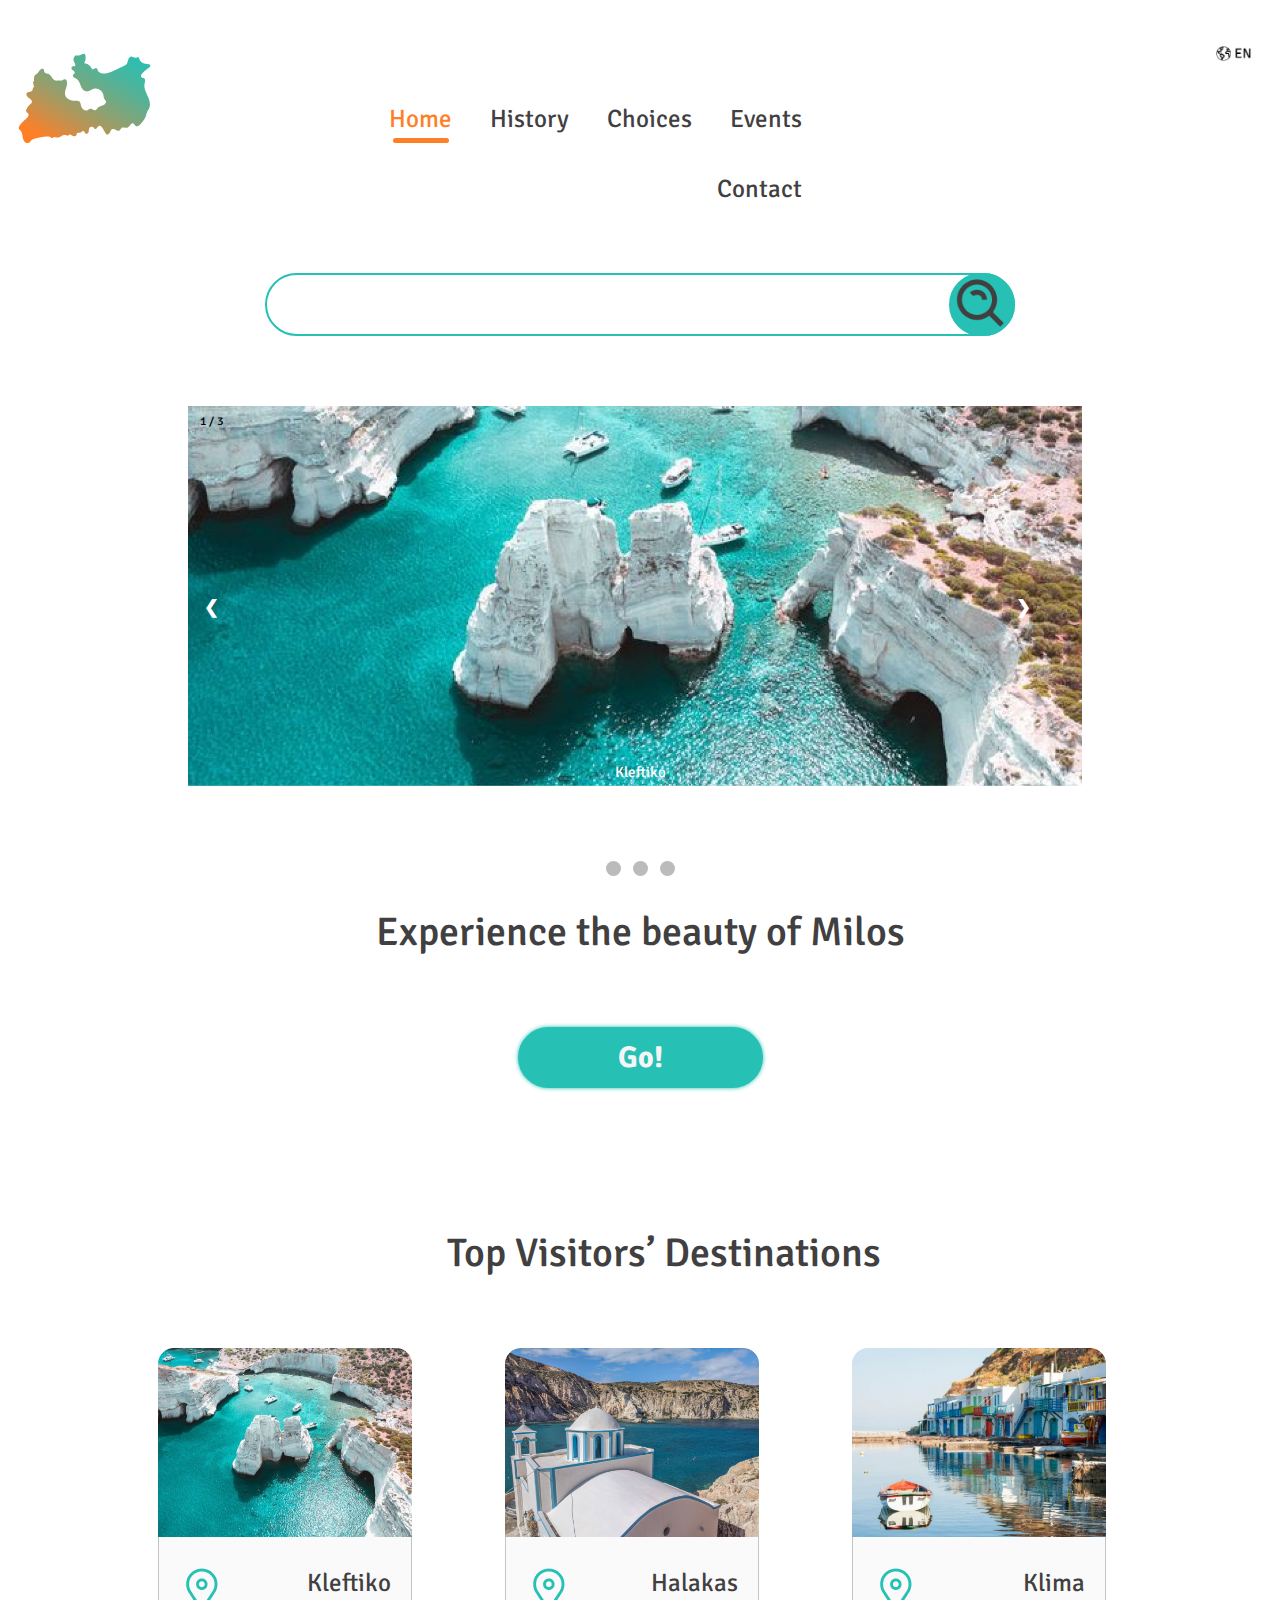
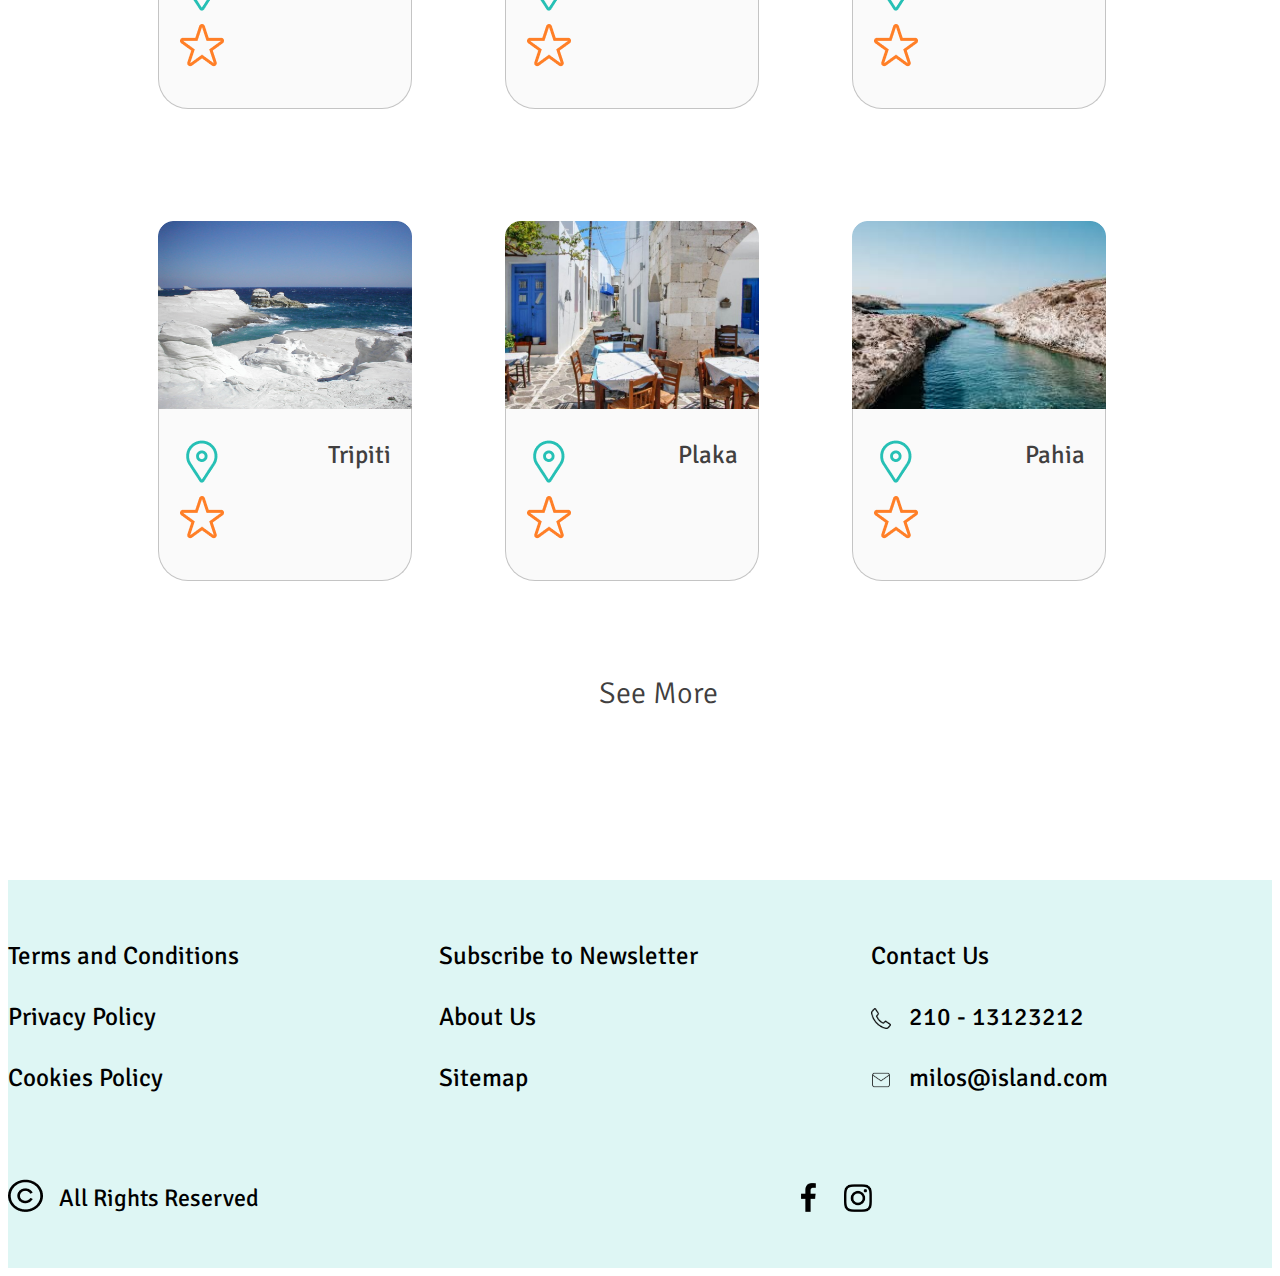
<file: index.html>
<!DOCTYPE html>
<html lang="en-US">
    <head>
        <meta charset="UTF-8">
        <meta http-equiv="X-UA-Compatible" content="IE=edge">
        <meta name="viewport" content="width=device-width, initial-scale=1">
    

        
        <!-- Title -->
        <title>Welcome</title>
           
        <!-- Main StyleSheet -->
        <link rel="stylesheet" href="style.css" />   
        <script src="index.js" defer></script>

        
    </head>
    <body>

        <!-- header-area start -->   
        <header class="header-area">
            <div class="container">
                <div class="head-upper-log text-right">
                   <a href="#">
                        <img src="images/head-logo.png" alt="" class="img-fluid">
                   </a>
                </div>
                <nav class="menu-area">
                    <div class="row">
                            <div class="col-lg-3">
                                <a href="index.html">
                                    <img src="images/logo.png" alt="" class="img-fluid"/>
                                </a>
                            </div>
                        <div class="col-lg-9">
                            <div class="menu-item text-right">
                                <ul>
                                    <li><a href="index.html" id="active">Home</a></li>
                                    <li><a href="history.html">History</a></li>
                                    <li><a href="choices.html">Choices</a></li>
                                    <li><a href="events.html">Events</a></li>             
                                    <li><a href="contact.html">Contact</a></li>        
                                </ul>
                            </div>
                        </div>
                    </div>           
                </nav>              
            </div>
        </header>   
        <!-- header-area end -->

        <!-- search-bar area start --> 
        <div class="search-bar-area">
            <div class="container">
                <div class="serch-item">
                    <form action="#" method="POST">
                        <input type="search-bar" required>
                        <input type="submit" value="">
                    </form>
                </div>
            </div>
        </div>
        <!-- search-bar area end --> 

        <!-- slider-area start -->
        <!-- Slideshow container -->
<div class="slideshow-container">

    <!-- Full-width images with number and caption text -->
    <div class="mySlides fade">
      <div class="numbertext">1 / 3</div>
      <div class="pic1">
      <img src="images/hm-bannr.png" style="width:100%">
      </div>
      <div class="text">Kleftiko</div>
    </div>
  
    <div class="mySlides fade">
      <div class="numbertext">2 / 3</div>
      <div class="pic2">
      <img src="images/milos1.jpg" style="width:100%">
      </div>
      <div class="text">Sarakiniko</div>
    </div>
  
    <div class="mySlides fade">
      <div class="numbertext">3 / 3</div>
      <div class="pic3">
      <img src="images/milos2.jpg" style="width:100%">
      </div>
      <div class="text">Sarakiniko</div>
    </div>
  
    <!-- Next and previous buttons -->
    <a class="prev" onclick="plusSlides(-1)">&#10094;</a>
    <a class="next" onclick="plusSlides(1)">&#10095;</a>
  </div>
  <br>

        <div style="text-align:center">
            <span class="dot" onclick="currentSlide(1)"></span> 
            <span class="dot" onclick="currentSlide(2)"></span> 
            <span class="dot" onclick="currentSlide(3)"></span> 
          </div>
         <!--slider-area end -->

        <!-- exper-part start -->
        <div class="exper-part">
            <div class="container">
                <h4>Experience the beauty of Milos</h4>
                <a href="404.html">Go!</a>
            </div>
        </div>
        <!-- exper-part end -->

        <!-- destination-area start -->
        <div class="destination-area">
            <div class="container">
                <div class="dest-upper text-center">
                    <h4>Top Visitors’ Destinations</h4>
                </div>
                <div class="row">
                    <div class="col-lg-4">
                        <div class="destination-item">
                            <img class="dest-plc" src="images/destination-1.png" alt="">
                            <div class="dest-cnt">
                                <div class="dest-cnt-item">
                                    <img src="images/location.png" alt="">
                                    <img src="images/star.png" alt="">
                                </div>
                                <p>Kleftiko</p>
                            </div>
                        </div>
                    </div>
                    <div class="col-lg-4">
                        <div class="destination-item">
                            <img class="dest-plc" src="images/destination-2.png" alt="">
                            <div class="dest-cnt">
                                <div class="dest-cnt-item">
                                    <img src="images/location.png" alt="">
                                    <img src="images/star.png" alt="">
                                </div>
                                <p>Halakas</p>
                            </div>
                        </div>
                    </div>
                    <div class="col-lg-4">
                        <div class="destination-item">
                            <img class="dest-plc" src="images/destination-3.png" alt="">
                            <div class="dest-cnt">
                                <div class="dest-cnt-item">
                                    <img src="images/location.png" alt="">
                                    <img src="images/star.png" alt="">
                                </div>
                                <p>Klima</p>
                            </div>
                        </div>
                    </div>
                    <div class="col-lg-4">
                        <div class="destination-item">
                            <img class="dest-plc" src="images/destination-4.png" alt="">
                            <div class="dest-cnt media">
                                <div class="dest-cnt-item">
                                    <img src="images/location.png" alt="">
                                    <img src="images/star.png" alt="">
                                </div>
                                <p>Tripiti</p>
                            </div>
                        </div>
                    </div>
                    <div class="col-lg-4">
                        <div class="destination-item">
                            <img class="dest-plc" src="images/destination-5.png" alt="">
                            <div class="dest-cnt">
                                <div class="dest-cnt-item">
                                    <img src="images/location.png" alt="">
                                    <img src="images/star.png" alt="">
                                </div>
                                <p>Plaka</p>
                            </div>
                        </div>
                    </div>
                    <div class="col-lg-4">
                        <div class="destination-item">
                            <img class="dest-plc" src="images/destination-6.png" alt="">
                            <div class="dest-cnt media">
                                <div class="dest-cnt-item">
                                    <img src="images/location.png" alt="">
                                    <img src="images/star.png" alt="">
                                </div>
                                <p>Pahia</p>
                            </div>
                        </div>
                    </div>
                </div>
                <div class="dest-btm">
                   <div class="container">
                        <p><a href="404.html">See More <i class="fas fa-chevron-right"></i></a></p>
                   </div>
                </div>
            </div>
        </div>
        <!-- destination-area end -->

        <!-- footer-area start -->
        <footer class="footer-area">
            <div class="container">
                <div class="row">
                    <div class="col-lg-4">
                        <div class="footer-cont">
                            <ul>
                                <li><a href="#">Terms and Conditions</a></li>
                                <li><a href="#">Privacy Policy</a></li>
                                <li><a href="#">Cookies Policy</a> </li>
                            </ul>
                        </div>
                    </div>
                    <div class="col-lg-4">
                        <div class="footer-cont">
                            <ul>
                                <li><a href="#">Subscribe to Newsletter</a></li>
                                <li><a href="#">About Us</a></li>
                                <li><a href="#">Sitemap</a></li>
                            </ul>
                        </div>
                    </div>
                    <div class="col-lg-4">
                        <div class="footer-cont">
                            <ul>
                                <li>Contact Us</li>
                                <li><img src="images/call.png" alt="">210 - 13123212</li>
                                <li><a href="mailto: milos@island.com"><img src="images/mail.png" alt="">milos@island.com</a></li>
                            </ul>
                        </div>
                    </div>
                </div>
                <div class="copyright-part">
                    <div class="row align-items-center">
                        <div class="col-lg-6">
                            <div class="copy-left">
                                <img src="images/copy.png" alt="">
                                <span>All Rights Reserved</span>
                            </div>
                        </div>
                        <div class="col-lg-6">
                            <div class="copy-right text-right">
                                <a href="#">
                                    <img class="fb-img" src="images/facebook.png" alt="">
                                </a>
                                <a href="#">
                                    <img class="insta-img" src="images/instragram.png" alt="">
                                </a>
                            </div>
                        </div>
                    </div>
                </div>
            </div>
        </footer>
        <!-- footer-area end -->
        
    </body>
</html>
</file>
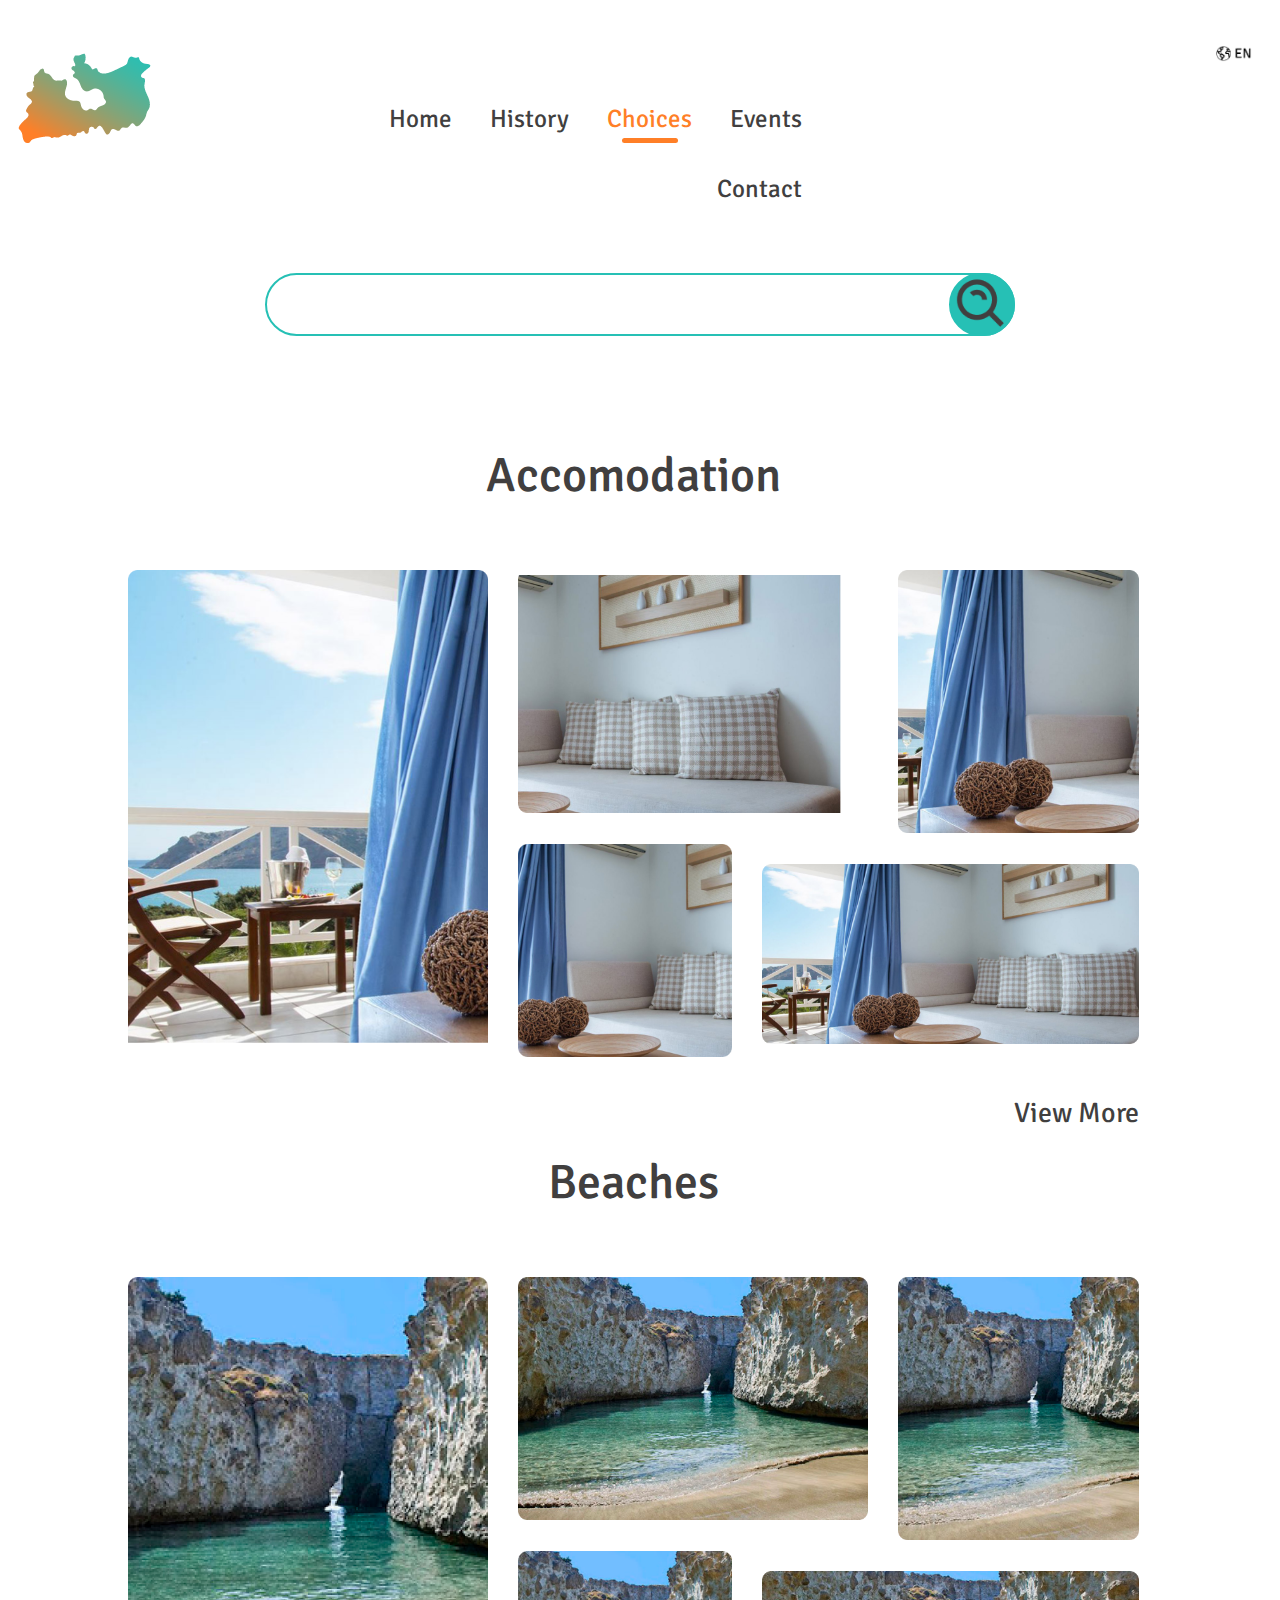
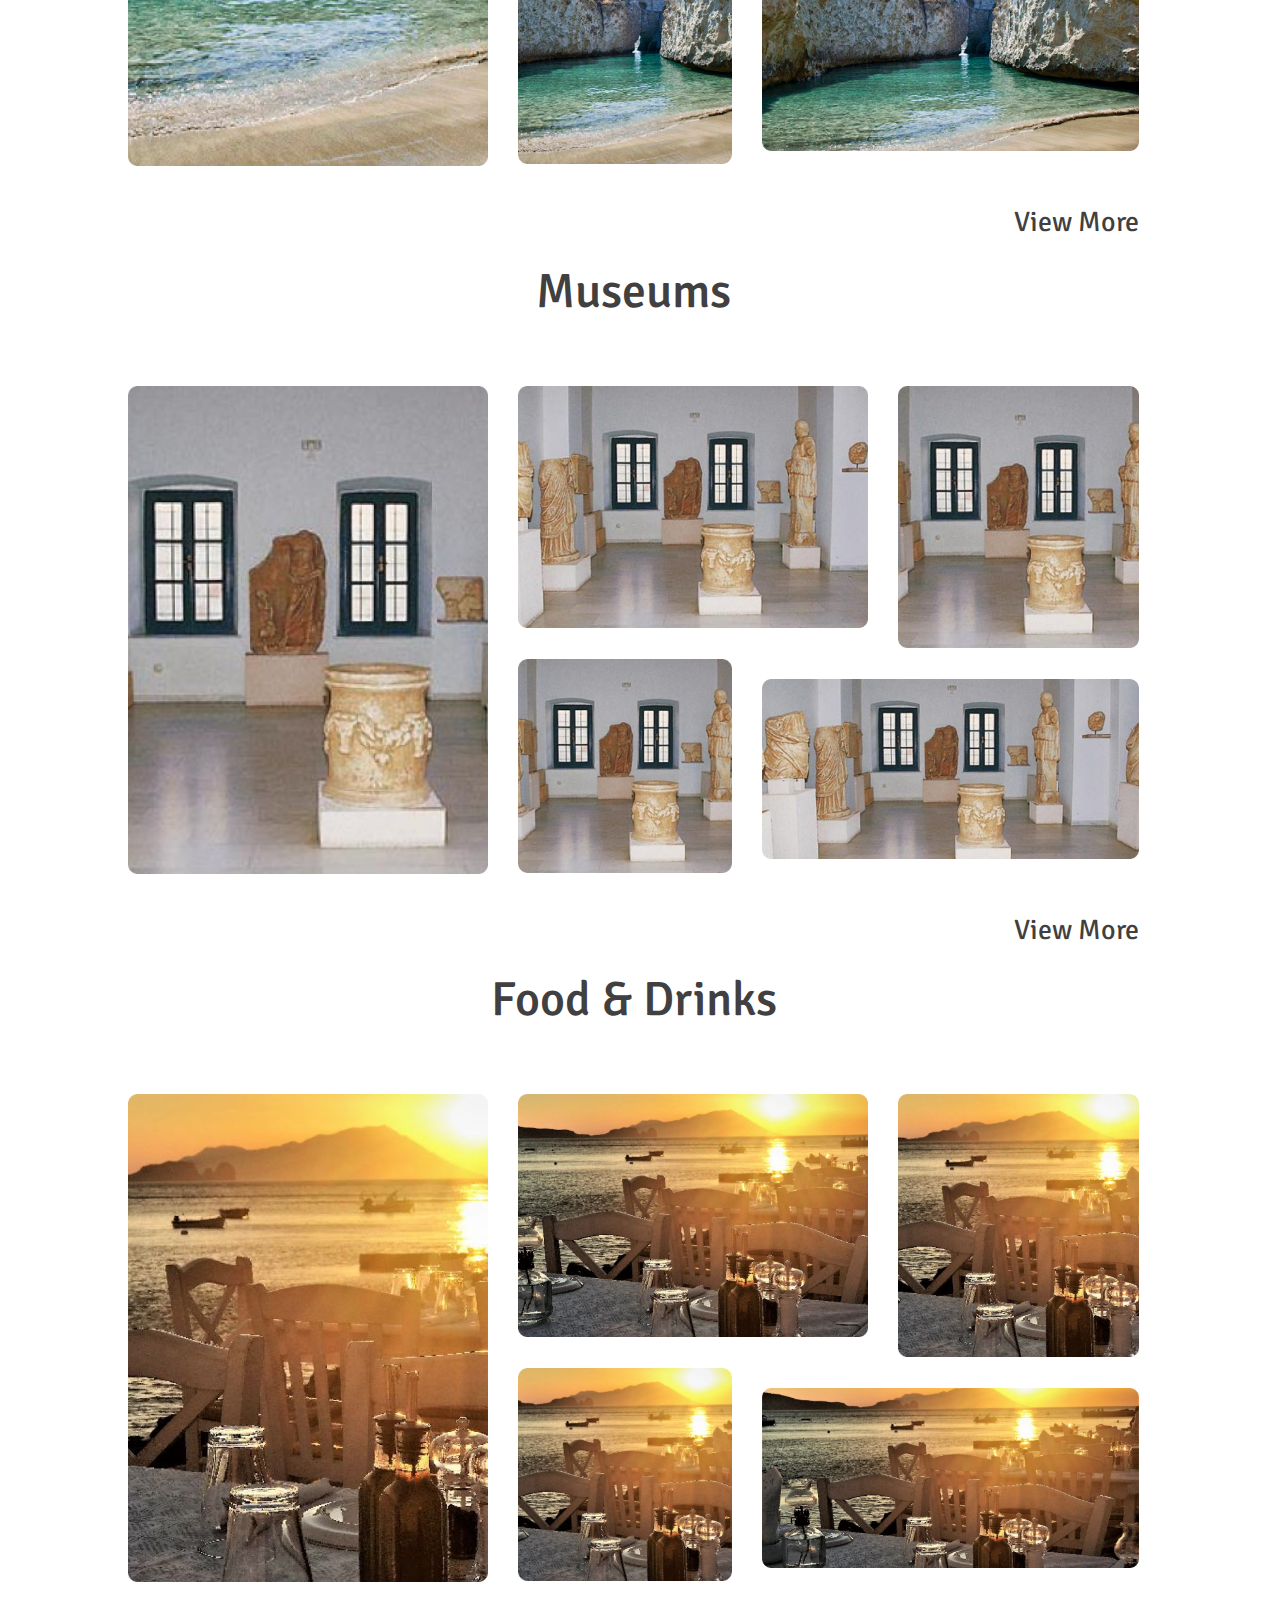
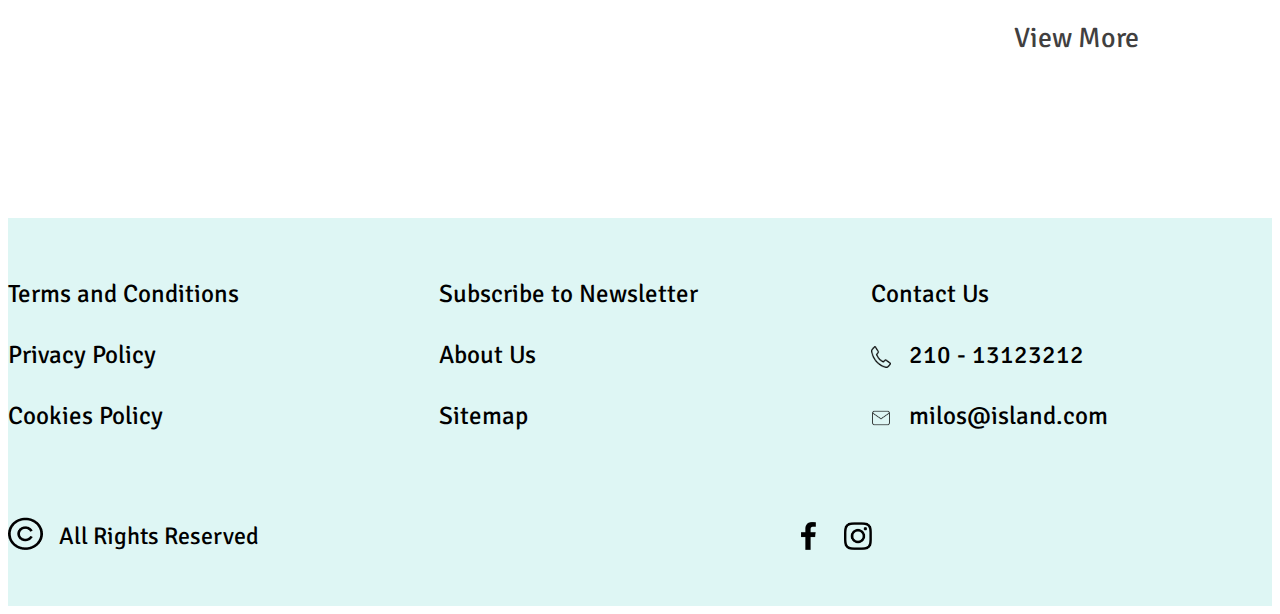
<file: choices.html>
<!DOCTYPE html>
<html lang="en-US">
    <head>
        <meta charset="UTF-8">
        <meta http-equiv="X-UA-Compatible" content="IE=edge">
        <meta name="viewport" content="width=device-width, initial-scale=1, shrink-to-fit=no">
    

        <!-- Title -->
        <title>Welcome</title>
        
       
        <!-- Main StyleSheet -->
        <link rel="stylesheet" href="style.css" />  
        
    </head>
    <body>

        <!-- header-area start -->   
        <header class="header-area">
            <div class="container">
                <div class="head-upper-log text-right">
                   <a href="#">
                        <img src="images/head-logo.png" alt="" class="img-fluid">
                   </a>
                </div>
                <nav class="menu-area">
                    <div class="row">
                        <div class="col-lg-3">
                            <a href="index.html">
                                <img src="images/logo.png" alt="" class="img-fluid"/>
                            </a>
                        </div>
                        <div class="col-lg-9">
                            <div class="menu-item text-right">
                                <ul>
                                    <li><a href="index.html">Home</a></li>
                                    <li><a href="history.html">History</a></li>
                                    <li><a href="choices.html" id="active">Choices</a></li>
                                    <li><a href="events.html">Events</a></li>             
                                    <li><a href="contact.html">Contact</a></li>        
                                </ul>
                            </div>
                        </div>
                    </div>           
                </nav>              
            </div>
        </header>   
        <!-- header-area end --> 

        <!-- search-bar area start --> 
        <div class="search-bar-area">
            <div class="container">
                <div class="serch-item">
                    <form action="#" method="POST">
                        <input type="search-bar" required>
                        <input type="submit" value="">
                    </form>
                </div>
            </div>
        </div>
        <!-- search-bar area end -->    

        <!-- cho-main-part start -->
        <main class="cho-main-part">
            <div class="container">
                <div class="accom-part">
                    <div class="cho-upper text-center">
                        <h4>Accomodation</h4>
                    </div>
                    <div class="row">
                        <div class="col-lg-4">
                            <img src="images/acc-1.png" alt="">
                        </div>
                        <div class="col-lg-8">
                            <div class="row">
                                <div class="col-lg-7">
                                    <img src="images/acc-2.png" alt="">
                                </div>
                                <div class="col-lg-5">
                                    <img src="images/acc-3.png" alt="">
                                </div>
                            </div>
                            <div class="row">
                                <div class="col-lg-4">
                                    <img src="images/acc-4.png" alt="">
                                </div>
                                <div class="col-lg-8">
                                    <img src="images/acc-5.png" alt="" class="mtop">
                                </div>
                            </div>
                        </div>
                    </div>
                    <div class="cho-btm text-right">
                        <a href="404.html">View More <i class="fas fa-chevron-right"></i></a>
                    </div>
                </div>
                <div class="beach-part">
                    <div class="cho-upper text-center">
                        <h4>Beaches</h4>
                    </div>
                    <div class="row">
                        <div class="col-lg-4">
                            <img src="images/beach-1.png" alt="">
                        </div>
                        <div class="col-lg-8">
                            <div class="row">
                                <div class="col-lg-7">
                                    <img src="images/beach-2.png" alt="">
                                </div>
                                <div class="col-lg-5">
                                    <img src="images/beach-3.png" alt="">
                                </div>
                            </div>
                            <div class="row">
                                <div class="col-lg-4">
                                    <img src="images/beach-4.png" alt="">
                                </div>
                                <div class="col-lg-8">
                                    <img src="images/beach-5.png" alt="" class="mtop">
                                </div>
                            </div>
                        </div>
                    </div>
                    <div class="cho-btm text-right">
                        <a href="404.html">View More <i class="fas fa-chevron-right"></i></a>
                    </div>
                </div>
                <div class="musium-part">
                    <div class="cho-upper text-center">
                        <h4>Museums</h4>
                    </div>
                    <div class="row">
                        <div class="col-lg-4">
                            <img src="images/musium-1.png" alt="">
                        </div>
                        <div class="col-lg-8">
                            <div class="row">
                                <div class="col-lg-7">
                                    <img src="images/musium-2.png" alt="">
                                </div>
                                <div class="col-lg-5">
                                    <img src="images/musium-3.png" alt="">
                                </div>
                            </div>
                            <div class="row">
                                <div class="col-lg-4">
                                    <img src="images/musium-4.png" alt="">
                                </div>
                                <div class="col-lg-8">
                                    <img src="images/musium-5.png" alt="" class="mtop">
                                </div>
                            </div>
                        </div>
                    </div>
                    <div class="cho-btm text-right">
                        <a href="404.html">View More <i class="fas fa-chevron-right"></i></a>
                    </div>
                </div>
                <div class="food-part">
                    <div class="cho-upper text-center">
                        <h4>Food & Drinks</h4>
                    </div>
                    <div class="row">
                        <div class="col-lg-4">
                            <img src="images/food-1.png" alt="">
                        </div>
                        <div class="col-lg-8">
                            <div class="row">
                                <div class="col-lg-7">
                                    <img src="images/food-2.png" alt="">
                                </div>
                                <div class="col-lg-5">
                                    <img src="images/food-3.png" alt="">
                                </div>
                            </div>
                            <div class="row">
                                <div class="col-lg-4">
                                    <img src="images/food-4.png" alt="">
                                </div>
                                <div class="col-lg-8">
                                    <img src="images/food-5.png" alt="" class="mtop">
                                </div>
                            </div>
                        </div>
                    </div>
                    <div class="cho-btm text-right">
                        <a href="404.html">View More <i class="fas fa-chevron-right"></i></a>
                    </div>
                </div>
            </div>
        </main>
        <!-- cho-main-part end -->

        <!-- footer-area start -->
        <footer class="footer-area">
            <div class="container">
                <div class="row">
                    <div class="col-lg-4">
                        <div class="footer-cont">
                            <ul>
                                <li><a href="#">Terms and Conditions</a></li>
                                <li><a href="#">Privacy Policy</a></li>
                                <li><a href="#">Cookies Policy</a> </li>
                            </ul>
                        </div>
                    </div>
                    <div class="col-lg-4">
                        <div class="footer-cont">
                            <ul>
                                <li><a href="#">Subscribe to Newsletter</a></li>
                                <li><a href="#">About Us</a></li>
                                <li><a href="#">Sitemap</a></li>
                            </ul>
                        </div>
                    </div>
                    <div class="col-lg-4">
                        <div class="footer-cont">
                            <ul>
                                <li>Contact Us</li>
                                <li><img src="images/call.png" alt="">210 - 13123212</li>
                                <li><a href="mailto: milos@island.com"><img src="images/mail.png" alt="">milos@island.com</a></li>
                            </ul>
                        </div>
                    </div>
                </div>
                <div class="copyright-part">
                    <div class="row align-items-center">
                        <div class="col-lg-6">
                            <div class="copy-left">
                                <img src="images/copy.png" alt="">
                                <span>All Rights Reserved</span>
                            </div>
                        </div>
                        <div class="col-lg-6">
                            <div class="copy-right text-right">
                                <a href="#">
                                    <img class="fb-img" src="images/facebook.png" alt="">
                                </a>
                                <a href="#">
                                    <img src="images/instragram.png" alt="">
                                </a>
                            </div>
                        </div>
                    </div>
                </div>
            </div>
        </footer>
        <!-- footer-area end -->
    </body>
</html>
</file>
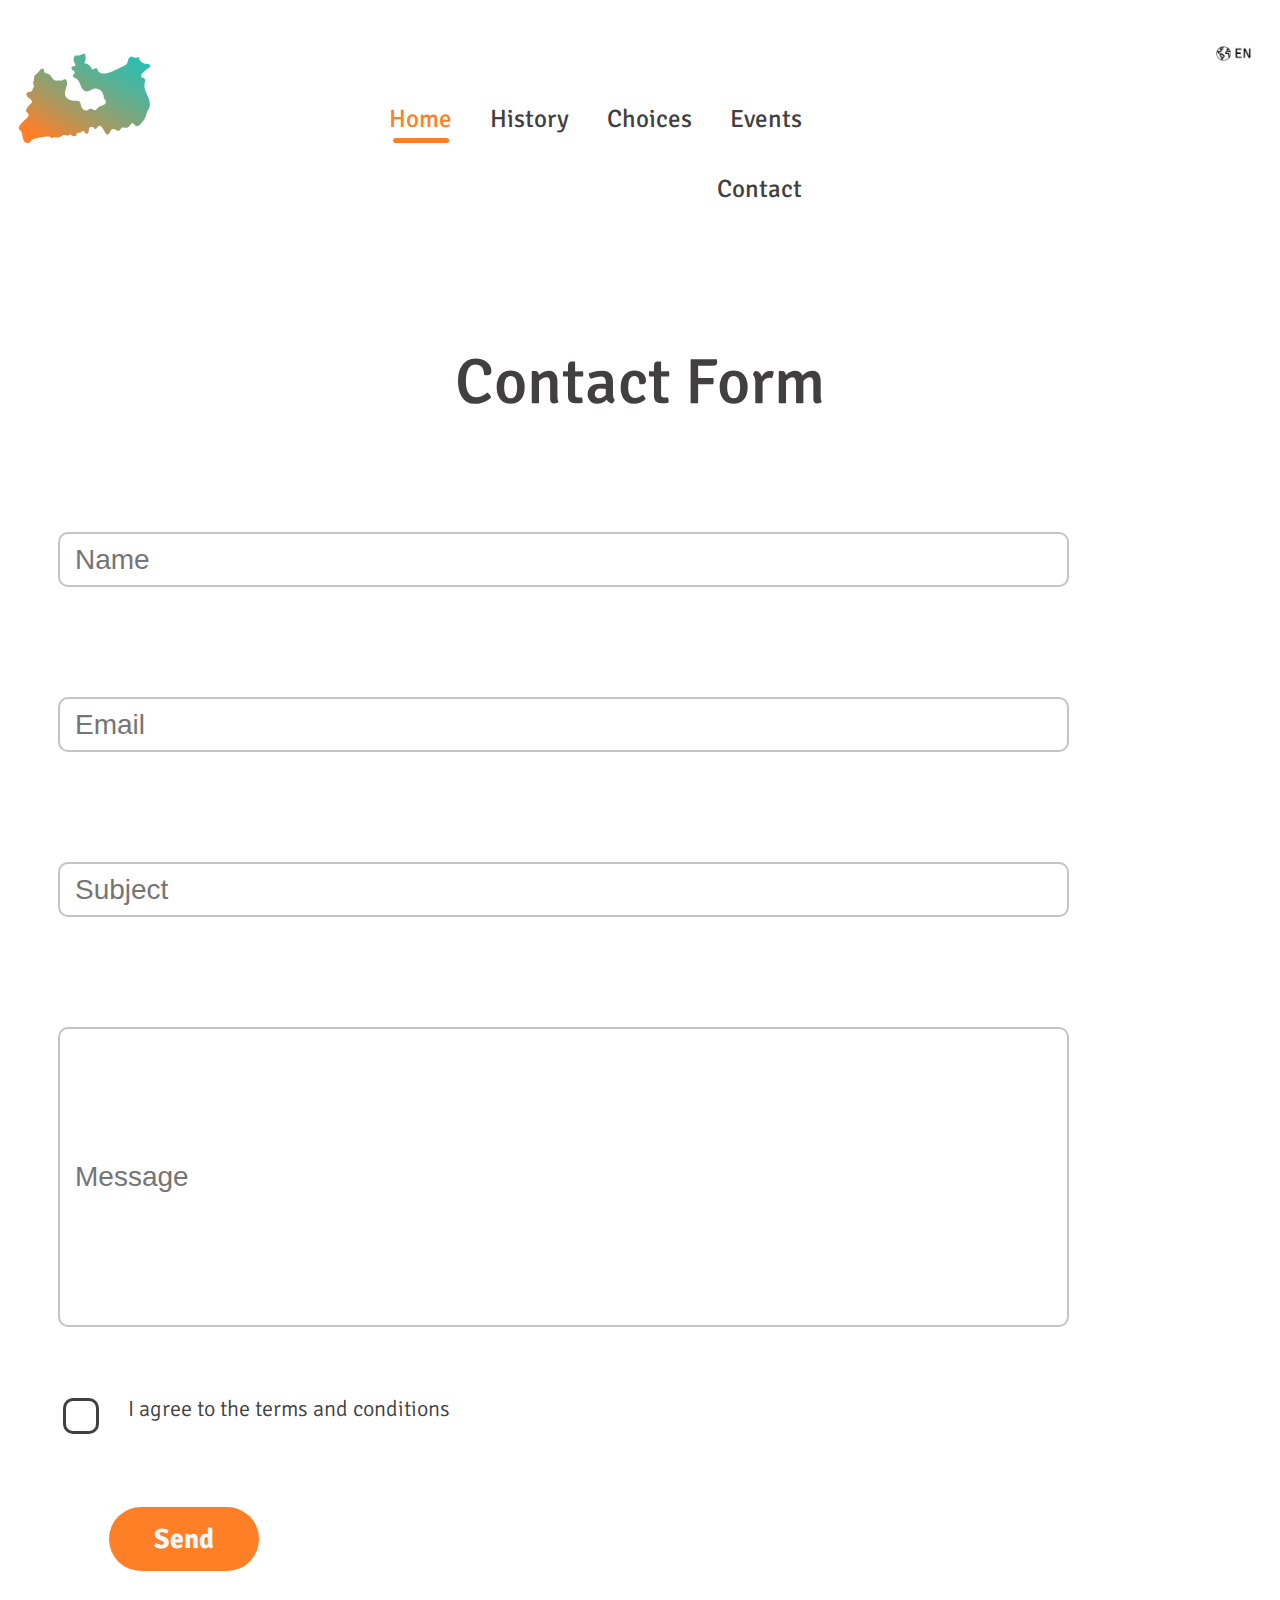
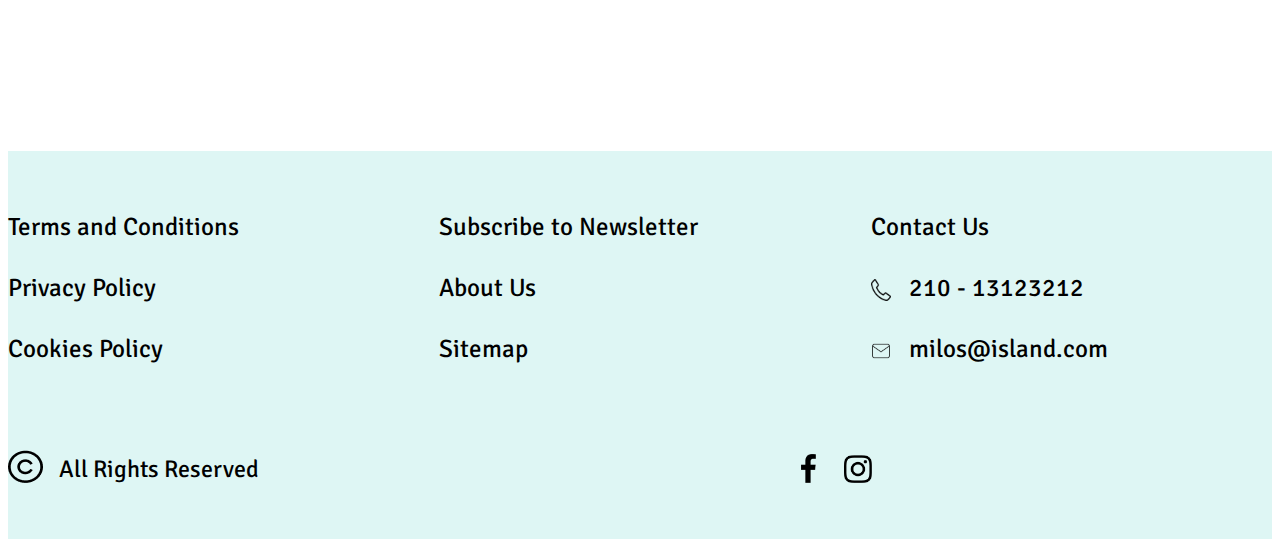
<file: contact.html>
<!DOCTYPE html>
<html lang="en-US">
    <head>
        <meta charset="UTF-8">
        <meta http-equiv="X-UA-Compatible" content="IE=edge">
        <meta name="viewport" content="width=device-width, initial-scale=1, shrink-to-fit=no">
       
        
        <!-- Title -->
        <title>Welcome</title>
        
        <!-- Main StyleSheet -->
        <link rel="stylesheet" href="style.css" />  

    </head>
    <body>

       <!-- header-area start -->   
        <header class="header-area">
            <div class="container">
                <div class="head-upper-log text-right">
                   <a href="#">
                        <img src="images/head-logo.png" alt="" class="img-fluid">
                   </a>
                </div>
                <nav class="menu-area">
                    <div class="row">
                        <div class="col-lg-3">
                            <a href="index.html">
                                <img src="images/logo.png" alt="" class="img-fluid"/>
                            </a>
                        </div>
                        <div class="col-lg-9">
                            <div class="menu-item text-right">
                                <ul>
                                    <li><a href="index.html" id="active">Home</a></li>
                                    <li><a href="history.html">History</a></li>
                                    <li><a href="choices.html">Choices</a></li>
                                    <li><a href="events.html">Events</a></li>             
                                    <li><a href="contact.html">Contact</a></li>        
                                </ul>
                            </div>
                        </div>
                    </div>           
                </nav>              
            </div>
        </header>    
        <!-- header-area end -->    

        <!-- contact-main area start -->
        <main class="contact-main-area">
            <div class="container">
                <div class="contact-upper text-center">
                    <h4>Contact Form</h4>
                </div>
                    <form id="form" action="#">
                        <div class="cont-cnt">
                            <input type="text" name="" id="namel"
                             placeholder="Name">
                             <span id="text"></span>
                        </div>
                    </form>
                    <form id="form2" action="#">
                        <div class="cont-cnt">
                            <input type="text" name="" id="email"
                             placeholder="Email" onkeyup="validation()">
                             <span id="text"></span>
                        </div>
                    </form>
                    <form id="form3" action="#">
                        <div class="cont-cnt">
                            <input type="text" name="" id="subject"
                             placeholder="Subject">
                             <span id="text"></span>
                        </div>
                    </form>
                    <form id="form4" action="#">
                        <div class="cont-cnt">
                            <input type="text" name="" id="message"
                             placeholder="Message">
                             <span id="text"></span>
                        </div>
                    </form>           
                    <div class="cust-ckbx">
                        <label class="ccnt">I agree to the terms and conditions
                            <input type="checkbox" id="check">
                            <span class="checkmark"></span>
                        </label>
                    </div>
                    <div class="subm">
                    <input type="submit" value="Send" onclick="name_validation();subject_validation();message_validation();checkbox_validation();"> 
                    </div>
                </form>
            </div>
        </main>
        <!-- contact-main area end -->      

        <!-- footer-area start -->
         <footer class="footer-area">
            <div class="container">
                <div class="row">
                    <div class="col-lg-4">
                        <div class="footer-cont">
                            <ul>
                                <li><a href="#">Terms and Conditions</a></li>
                                <li><a href="#">Privacy Policy</a></li>
                                <li><a href="#">Cookies Policy</a> </li>
                            </ul>
                        </div>
                    </div>
                    <div class="col-lg-4">
                        <div class="footer-cont">
                            <ul>
                                <li><a href="#">Subscribe to Newsletter</a></li>
                                <li><a href="#">About Us</a></li>
                                <li><a href="#">Sitemap</a></li>
                            </ul>
                        </div>
                    </div>
                    <div class="col-lg-4">
                        <div class="footer-cont">
                            <ul>
                                <li>Contact Us</li>
                                <li><img src="images/call.png" alt="">210 - 13123212</li>
                                <li><a href="mailto: milos@island.com"><img src="images/mail.png" alt="">milos@island.com</a></li>
                            </ul>
                        </div>
                    </div>
                </div>
                <div class="copyright-part">
                    <div class="row align-items-center">
                        <div class="col-lg-6">
                            <div class="copy-left">
                                <img src="images/copy.png" alt="">
                                <span>All Rights Reserved</span>
                            </div>
                        </div>
                        <div class="col-lg-6">
                            <div class="copy-right text-right">
                                <a href="#">
                                    <img class="fb-img" src="images/facebook.png" alt="">
                                </a>
                                <a href="#">
                                    <img src="images/instragram.png" alt="">
                                </a>
                            </div>
                        </div>
                    </div>
                </div>
            </div>
        </footer>
        <!-- footer-area end -->
        <script src="index.js">
        </script>
    </body>
</html>
</file>
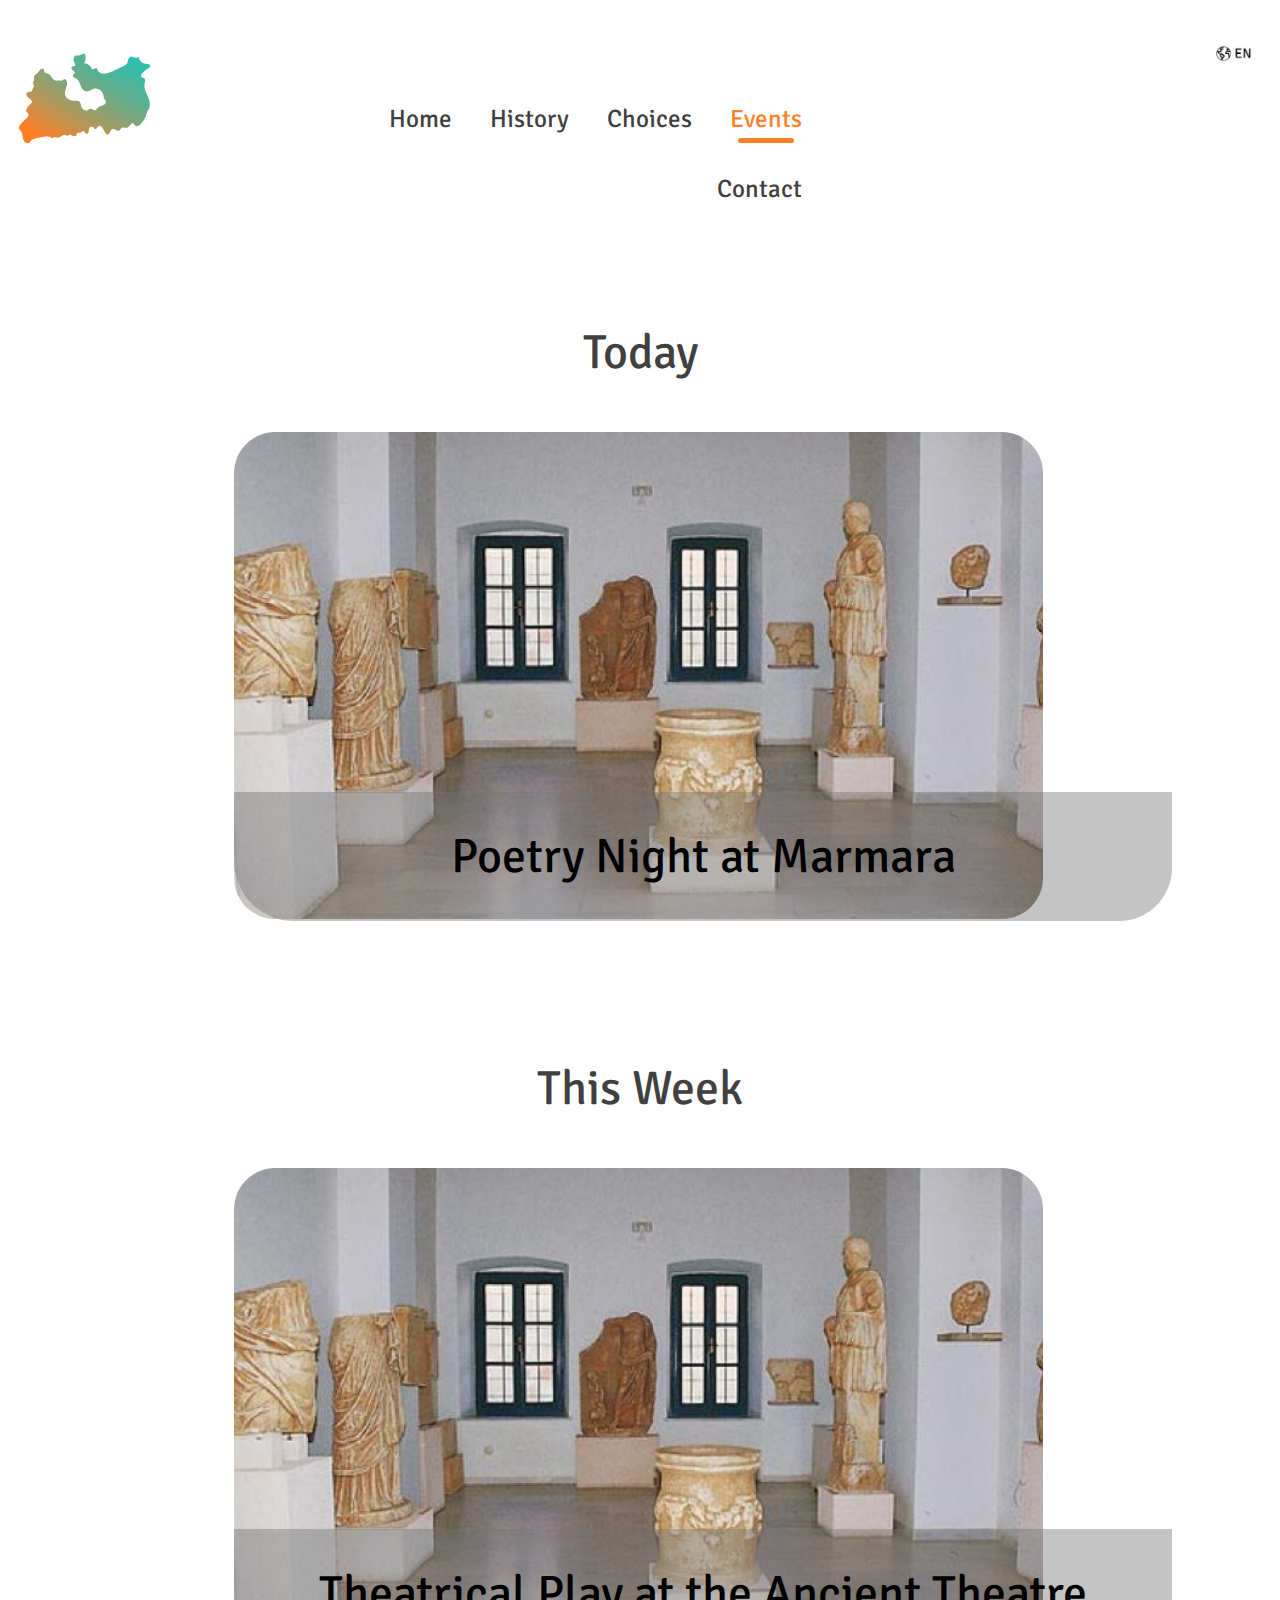
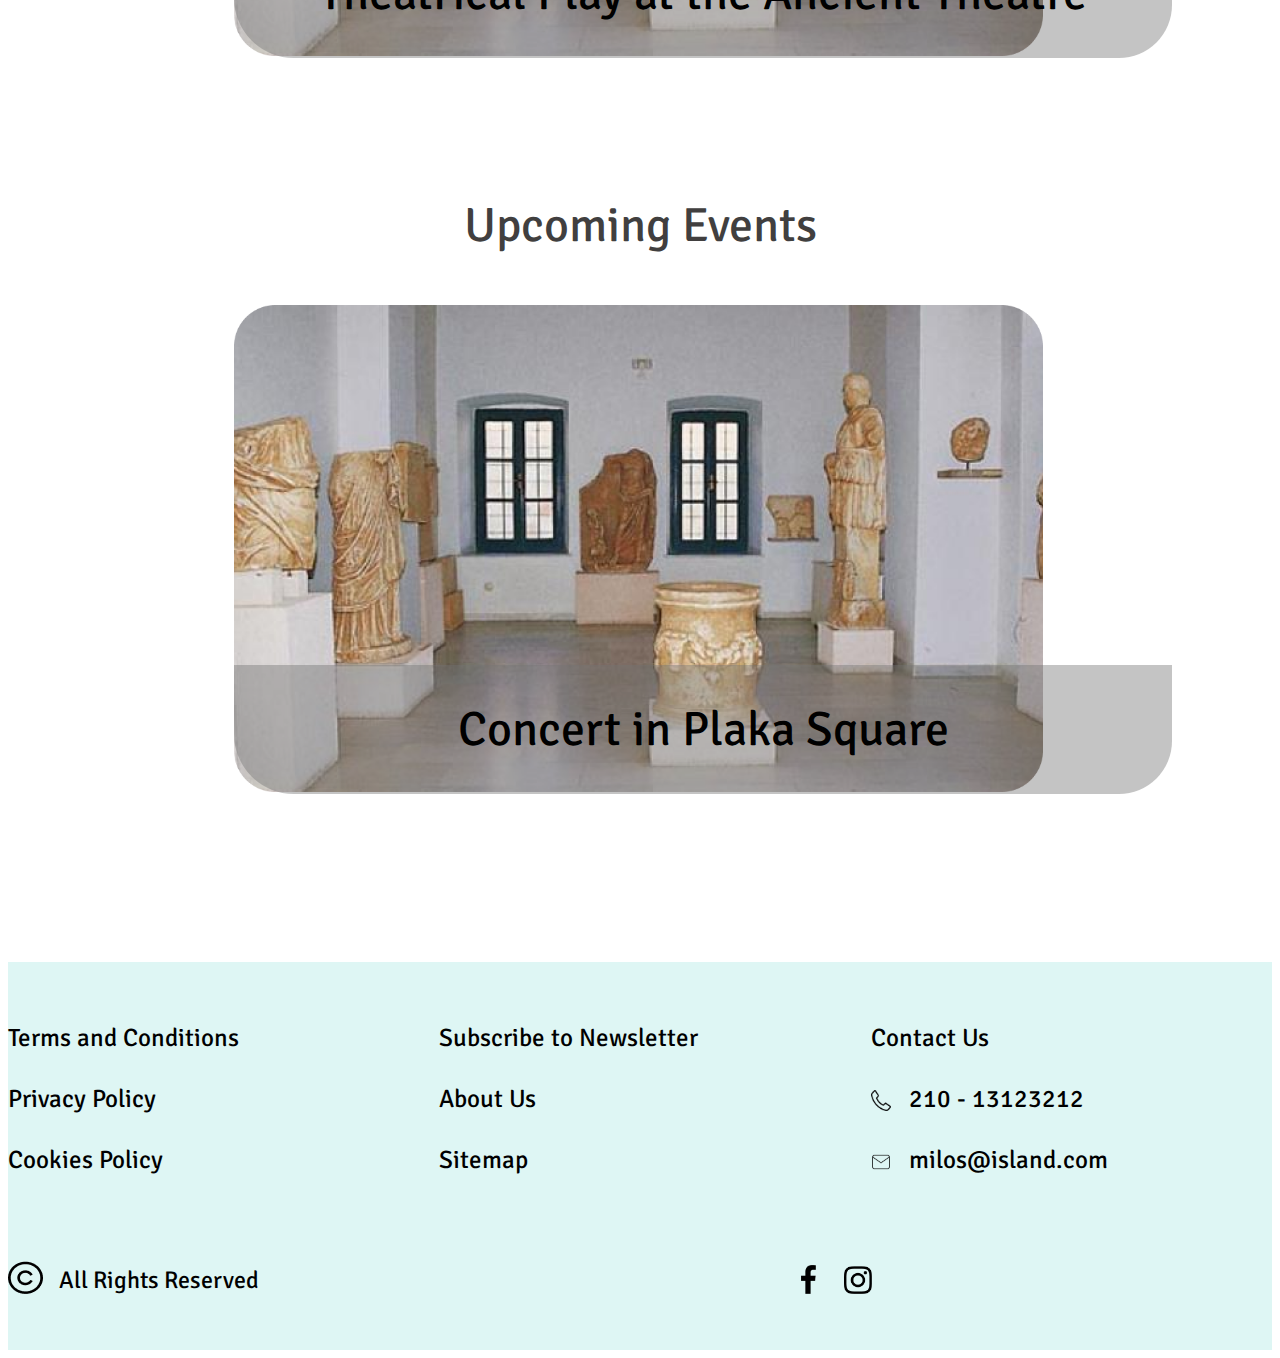
<file: events.html>
<!DOCTYPE html>
<html lang="en-US">
    <head>
       
        <meta charset="UTF-8">
        <meta http-equiv="X-UA-Compatible" content="IE=edge">
        <meta name="viewport" content="width=device-width, initial-scale=1, shrink-to-fit=no">
        
        
        <!-- Title -->
        <title>Welcome</title>
          
        <!-- Main StyleSheet -->
        <link rel="stylesheet" href="style.css" />   
        
    </head>
    <body>

       <!-- header-area start -->   
        <header class="header-area">
            <div class="container">
                <div class="head-upper-log text-right">
                   <a href="#">
                        <img src="images/head-logo.png" alt="" class="img-fluid">
                   </a>
                </div>
                <nav class="menu-area">
                    <div class="row">
                        <div class="col-lg-3">
                            <a href="index.html">
                                <img src="images/logo.png" alt="" class="img-fluid"/>
                            </a>
                        </div>
                        <div class="col-lg-9">
                            <div class="menu-item text-right">
                                <ul>
                                    <li><a href="index.html">Home</a></li>
                                    <li><a href="history.html">History</a></li>
                                    <li><a href="choices.html">Choices</a></li>
                                    <li><a href="events.html" id="active">Events</a></li>             
                                    <li><a href="contact.html">Contact</a></li>        
                                </ul>
                            </div>
                        </div>
                    </div>           
                </nav>              
            </div>
        </header> 
        <!-- header-area end -->  

        <!-- slider-main-area start --> 
        <div class="slider-area event-sld">
            <div class="container">
                <div class="event-sld-uper">
                    <p>Today</p>
                </div>
                <div class="event-part">
                    <span class="event-prev"></span>
                    <div class="evnt-crcl">
                        <img src="images/event-sld.png" alt="">
                        <div class="even-cnt">
                            <p>Poetry Night at Marmara</p>
                        </div>
                    </div> 
                    <span class="event-nxt"></span>
                </div> 
                <div class="event-sld-uper">
                    <p>This Week</p>
                </div>
                <div class="event-part">
                    <span class="event-prev"></span>
                    <div class="evnt-crcl">
                        <img src="images/event-sld.png" alt="">
                        <div class="even-cnt">
                            <p>Theatrical Play at the Ancient Theatre</p>
                        </div>
                    </div> 
                    <span class="event-nxt"></span>
                </div>     
                <div class="event-sld-uper">
                    <p>Upcoming Events</p>
                </div>
                <div class="event-part">
                    <span class="event-prev"></span>
                    <div class="evnt-crcl">
                        <img src="images/event-sld.png" alt="">
                        <div class="even-cnt">
                            <p>Concert in Plaka Square</p>
                        </div>
                    </div> 
                    <span class="event-nxt"></span>
                </div>  
            </div> 
        </div> 
        <!-- slider-main-area end -->

        <!-- footer-area start -->
        <footer class="footer-area">
            <div class="container">
                <div class="row">
                    <div class="col-lg-4">
                        <div class="footer-cont">
                            <ul>
                                <li><a href="#">Terms and Conditions</a></li>
                                <li><a href="#">Privacy Policy</a></li>
                                <li><a href="#">Cookies Policy</a> </li>
                            </ul>
                        </div>
                    </div>
                    <div class="col-lg-4">
                        <div class="footer-cont">
                            <ul>
                                <li><a href="#">Subscribe to Newsletter</a></li>
                                <li><a href="#">About Us</a></li>
                                <li><a href="#">Sitemap</a></li>
                            </ul>
                        </div>
                    </div>
                    <div class="col-lg-4">
                        <div class="footer-cont">
                            <ul>
                                <li>Contact Us</li>
                                <li><img src="images/call.png" alt="">210 - 13123212</li>
                                <li><a href="mailto: milos@island.com"><img src="images/mail.png" alt="">milos@island.com</a></li>
                            </ul>
                        </div>
                    </div>
                </div>
                <div class="copyright-part">
                    <div class="row align-items-center">
                        <div class="col-lg-6">
                            <div class="copy-left">
                                <img src="images/copy.png" alt="">
                                <span>All Rights Reserved</span>
                            </div>
                        </div>
                        <div class="col-lg-6">
                            <div class="copy-right text-right">
                                <a href="#">
                                    <img class="fb-img" src="images/facebook.png" alt="">
                                </a>
                                <a href="#">
                                    <img src="images/instragram.png" alt="">
                                </a>
                            </div>
                        </div>
                    </div>
                </div>
            </div>
        </footer>
        <!-- footer-area end -->
    </body>
</html>
</file>
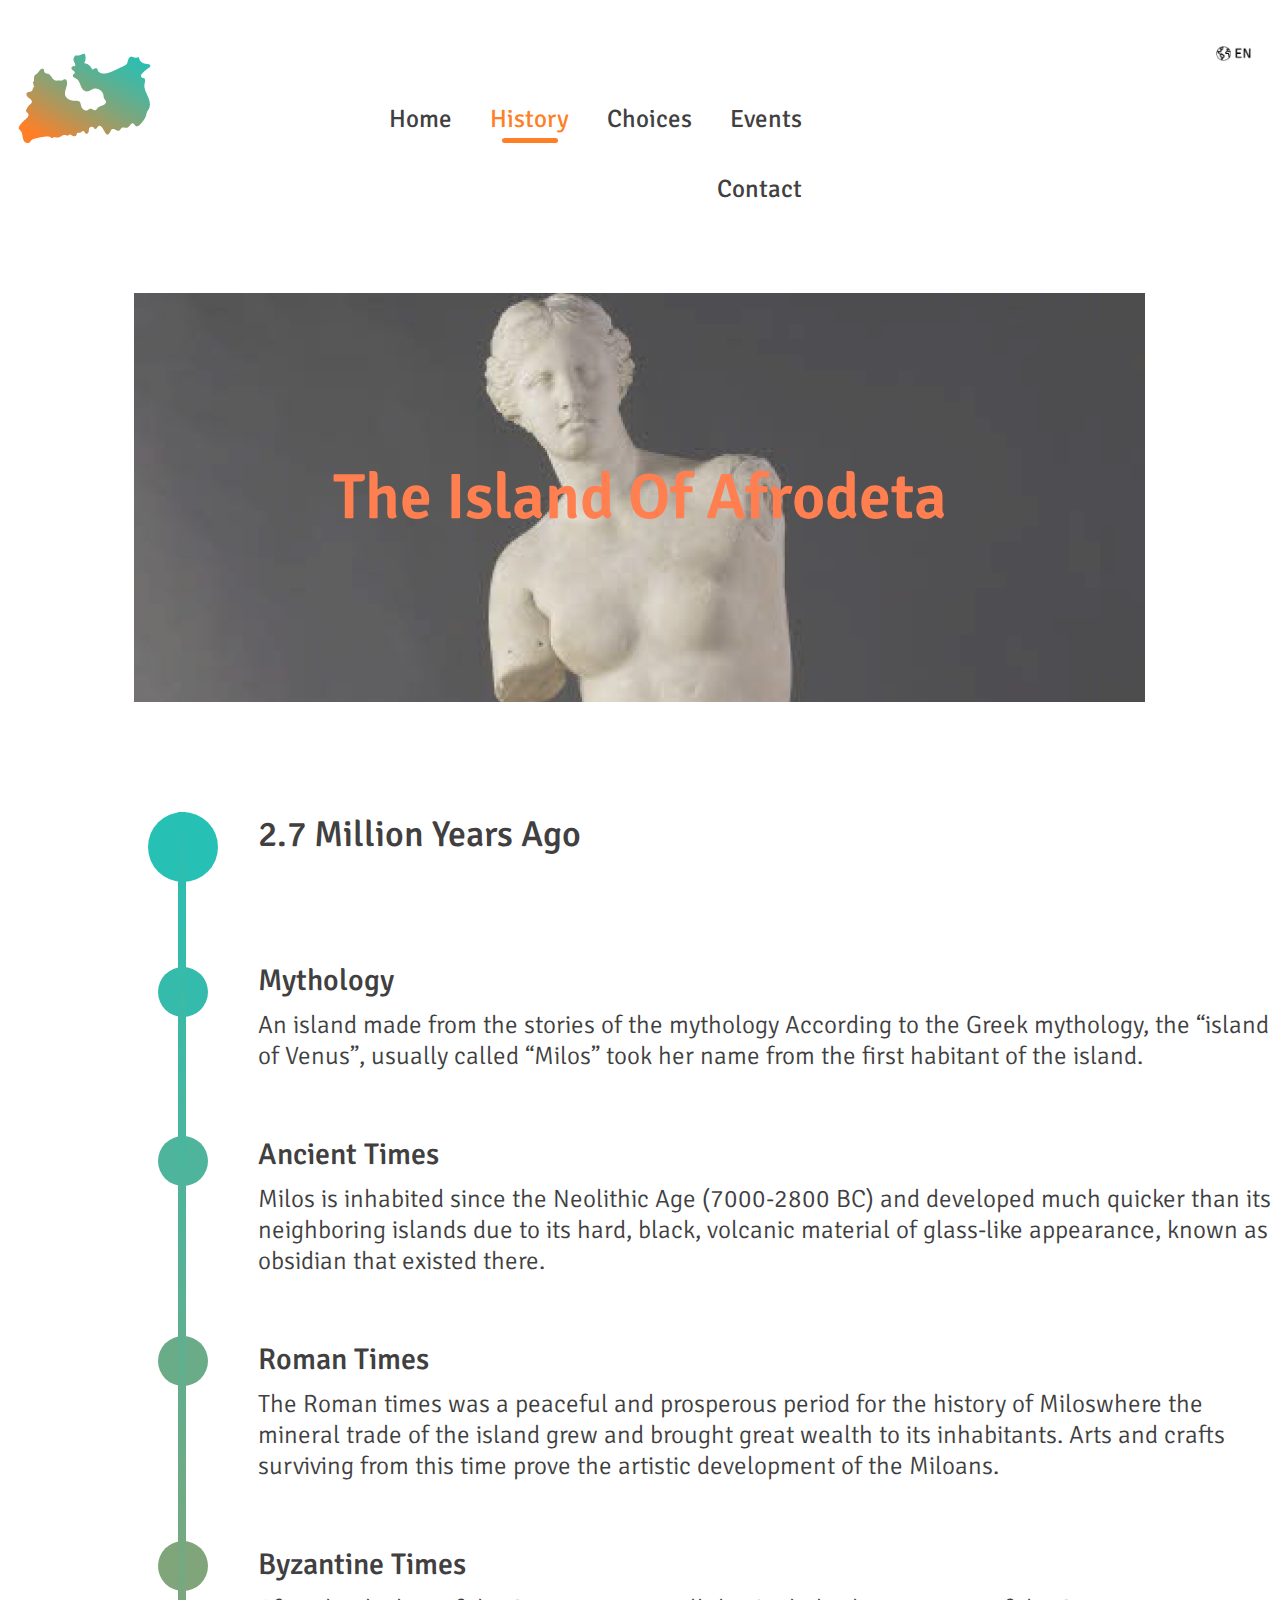
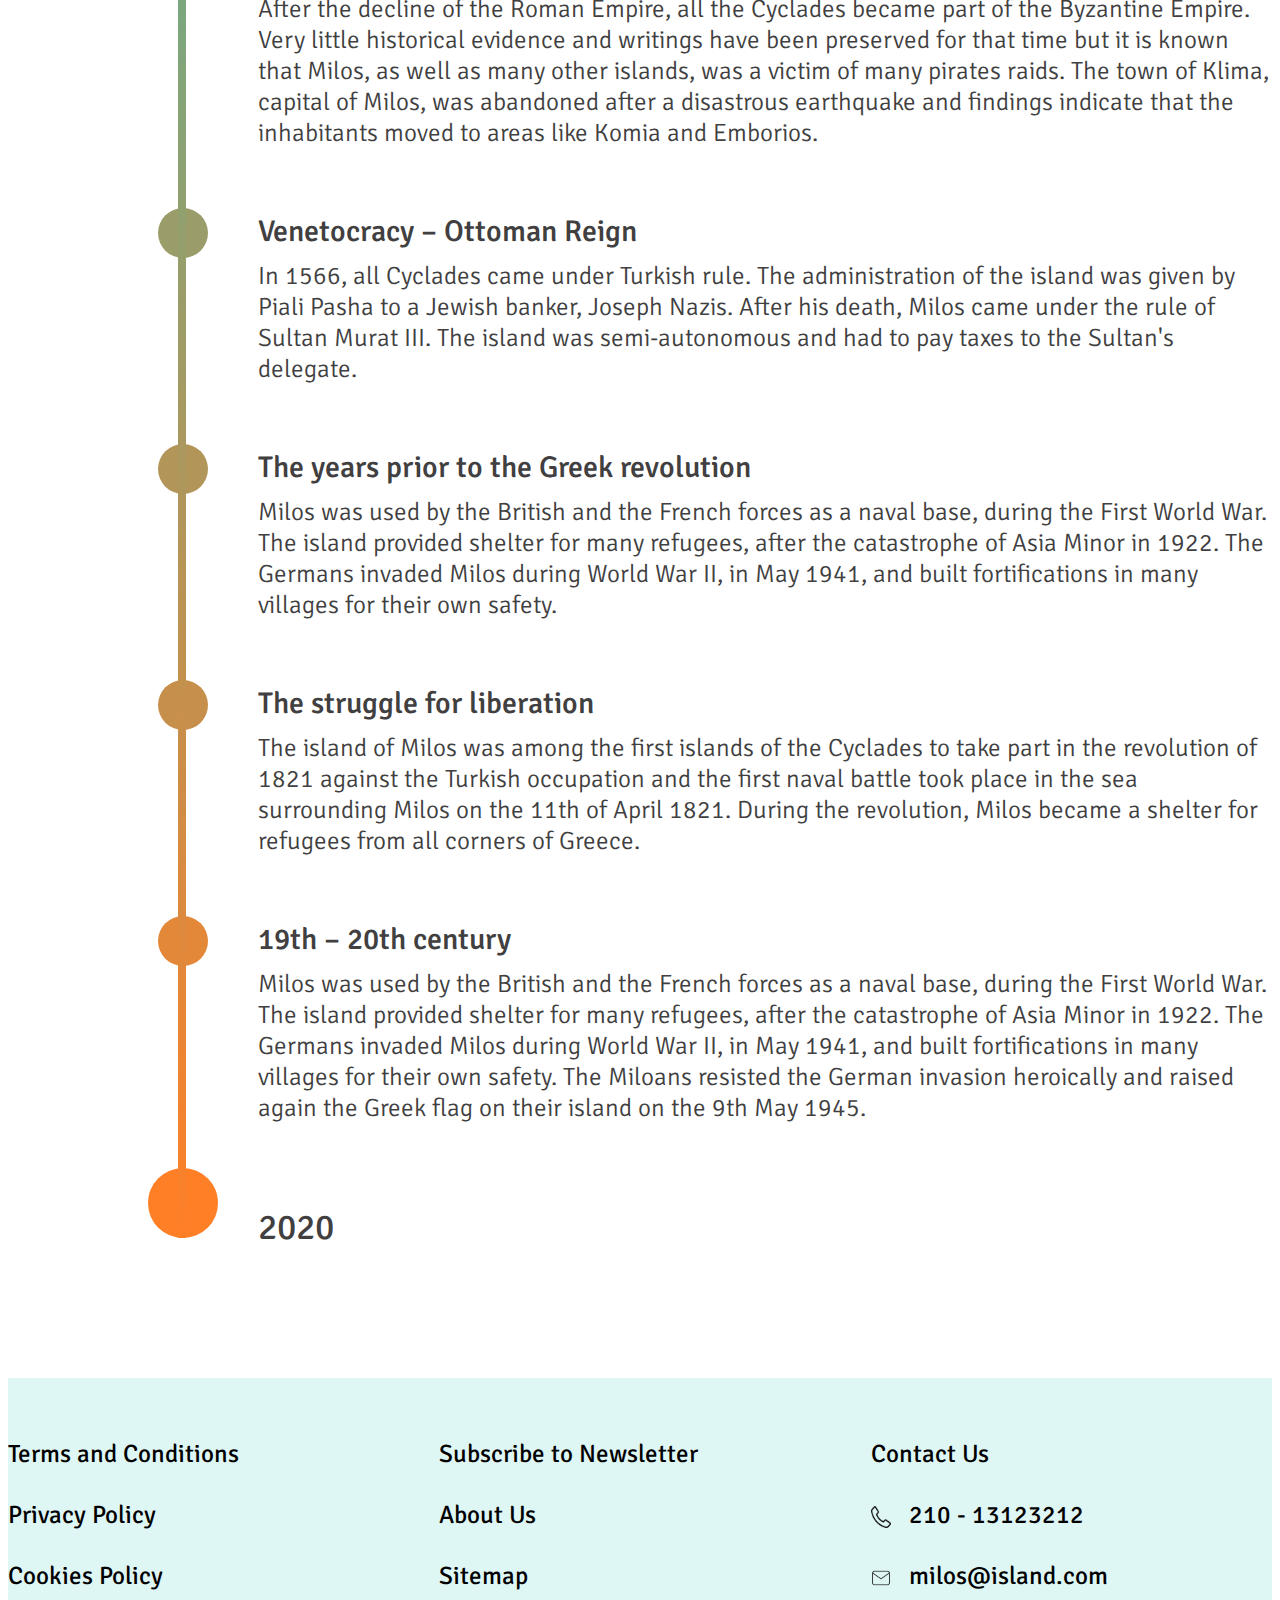
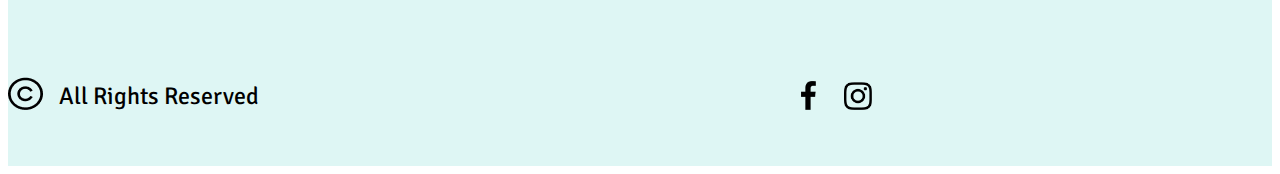
<file: history.html>
<!DOCTYPE html>
<html lang="en-US">
    <head>
        <meta charset="UTF-8">
        <meta http-equiv="X-UA-Compatible" content="IE=edge">
        <meta name="viewport" content="width=device-width, initial-scale=1, shrink-to-fit=no">
      
        
        <!-- Title -->
        <title>Welcome</title>
 

        <!-- Main StyleSheet -->
        <link rel="stylesheet" href="style.css" />   
        
    </head>
    <body>

       <!-- header-area start -->   
        <header class="header-area">
            <div class="container">
                <div class="head-upper-log text-right">
                   <a href="#">
                        <img src="images/head-logo.png" alt="" class="img-fluid">
                   </a>
                </div>
                <nav class="menu-area">
                    <div class="row">
                        <div class="col-lg-3">
                            <a href="index.html">
                                <img src="images/logo.png" alt="" class="img-fluid"/>
                            </a>
                        </div>
                        <div class="col-lg-9">
                            <div class="menu-item text-right">
                                <ul>
                                    <li><a href="index.html">Home</a></li>
                                    <li><a href="history.html" id="active">History</a></li>
                                    <li><a href="choices.html">Choices</a></li>
                                    <li><a href="events.html">Events</a></li>             
                                    <li><a href="contact.html">Contact</a></li>        
                                </ul>
                            </div>
                        </div>
                    </div>           
                </nav>              
            </div>
        </header>   
        <!-- header-area end -->   

        <!-- his-banner-area start --> 
        <div class="his-banner-area">
            <div class="container">
               <div class="his-banner-item">
                    <h4>The Island Of Afrodeta</h4>
               </div>
            </div>
        </div>
        <!-- his-banner-area end -->

        <!-- history-part start -->
        <div class="history-part">
            <div class="container">
                <div class="history-item">
                    <ul>
                        <li class="tm-1">
                             <div class="history-upper">
                                <h2>2.7 Million Years Ago</h2>
                            </div>
                        </li>
                        <li class="tm-2">
                            <div class="history-cont">
                                <h4>Mythology</h4>
                                <p id="myth">
                                    </p>
                                    <script>
                                        fetch("main.json")
                                        .then(response => response.json())
                                        .then((data) => {
                                            for(const history of data.history){
                                            var output = document.getElementById("myth")
                                            output.innerHTML = history.Mythology.Mythology_description;
                                            }
                                        })
                                    </script>
                            </div>
                        </li>
                        <li class="tm-3">
                             <div class="history-cont">
                                <h4>Ancient Times</h4>
                                <p id="ancient"></p>
                                <script>
                                    fetch("main.json")
                                    .then(response => response.json())
                                    .then((data) => {
                                        for(const history of data.history){
                                        var output = document.getElementById("ancient")
                                        output.innerHTML = history.Ancient_Times.Ancient_Times_description;
                                        }
                                    })
                                </script>
                            </div>
                        </li>
                        <li class="tm-4">
                            <div class="history-cont">
                                <h4>Roman Times</h4>
                                <p id="roman"></p>
                                <script>
                                    fetch("main.json")
                                    .then(response => response.json())
                                    .then((data) => {
                                        for(const history of data.history){
                                        var output = document.getElementById("roman")
                                        output.innerHTML = history.Roman_Times.Roman_Times_description;
                                        }
                                    })
                                </script>
                            </div>
                        </li>
                        <li class="tm-5">
                             <div class="history-cont">
                                <h4>Byzantine Times</h4>
                                <p id="byzantine"></p>
                                <script>
                                    fetch("main.json")
                                    .then(response => response.json())
                                    .then((data) => {
                                        for(const history of data.history){
                                        var output = document.getElementById("byzantine")
                                        output.innerHTML = history.Byzantine_Times.Byzantine_Times_description;
                                        }
                                    })
                                </script>
                            </div>
                        </li>
                        <li class="tm-6">
                            <div class="history-cont">
                                <h4>Venetocracy – Ottoman Reign</h4>
                                <p id="venetocracy"></p>
                                <script>
                                    fetch("main.json")
                                    .then(response => response.json())
                                    .then((data) => {
                                        for(const history of data.history){
                                        var output = document.getElementById("venetocracy")
                                        output.innerHTML = history.Venetocracy.Venetocracy_description;
                                        }
                                    })
                                </script>
                            </div>
                        </li>
                        <li class="tm-7">
                            <div class="history-cont">
                                <h4>The years prior to the Greek revolution</h4>
                                <p id="greek-rev"></p>
                                <script>
                                    fetch("main.json")
                                    .then(response => response.json())
                                    .then((data) => {
                                        for(const history of data.history){
                                        var output = document.getElementById("greek-rev")
                                        output.innerHTML = history.Pre_Greek_Revolution.Pre_Greek_Rev_description;
                                        }
                                    })
                                </script>
                            </div>
                        </li>
                        <li class="tm-8">
                            <div class="history-cont">
                                <h4>The struggle for liberation</h4>
                                <p id="liberation"></p>
                                <script>
                                    fetch("main.json")
                                    .then(response => response.json())
                                    .then((data) => {
                                        for(const history of data.history){
                                        var output = document.getElementById("liberation")
                                        output.innerHTML = history.Liberation.Liberation_description;
                                        }
                                    })
                                </script>
                            </div>
                        </li>
                        <li class="tm-9">
                              <div class="history-cont">
                                <h4>19th – 20th century</h4>
                                <p id="nineteenth"></p>
                                <script>
                                    fetch("main.json")
                                    .then(response => response.json())
                                    .then((data) => {
                                        for(const history of data.history){
                                        var output = document.getElementById("nineteenth")
                                        output.innerHTML = history.Nineteenth_forw.Nineteenth_forw_description;
                                        }
                                    })
                                </script>
                            </div>
                        </li>
                        <li class="tm-10">
                            <div class="history-btm">
                                <p>2020</p>
                            </div>
                        </li>
                    </ul>        
                </div>
            </div>
        </div>
        <!-- history-part end -->

        <!-- footer-area start -->
        <footer class="footer-area">
            <div class="container">
                <div class="row">
                    <div class="col-lg-4">
                        <div class="footer-cont">
                            <ul>
                                <li><a href="#">Terms and Conditions</a></li>
                                <li><a href="#">Privacy Policy</a></li>
                                <li><a href="#">Cookies Policy</a> </li>
                            </ul>
                        </div>
                    </div>
                    <div class="col-lg-4">
                        <div class="footer-cont">
                            <ul>
                                <li><a href="#">Subscribe to Newsletter</a></li>
                                <li><a href="#">About Us</a></li>
                                <li><a href="#">Sitemap</a></li>
                            </ul>
                        </div>
                    </div>
                    <div class="col-lg-4">
                        <div class="footer-cont">
                            <ul>
                                <li>Contact Us</li>
                                <li><img src="images/call.png" alt="">210 - 13123212</li>
                                <li><a href="mailto: milos@island.com"><img src="images/mail.png" alt="">milos@island.com</a></li>
                            </ul>
                        </div>
                    </div>
                </div>
                <div class="copyright-part">
                    <div class="row align-items-center">
                        <div class="col-lg-6">
                            <div class="copy-left">
                                <img src="images/copy.png" alt="">
                                <span>All Rights Reserved</span>
                            </div>
                        </div>
                        <div class="col-lg-6">
                            <div class="copy-right text-right">
                                <a href="#">
                                    <img class="fb-img" src="images/facebook.png" alt="">
                                </a>
                                <a href="#">
                                    <img src="images/instragram.png" alt="">
                                </a>
                            </div>
                        </div>
                    </div>
                </div>
            </div>
        </footer>
        <!-- footer-area end -->

        <script src="index.js">
        </script>
    </body>
</html>
</file>
<file: style.css>
/*
========================
Header area start
========================
*/

@import url('https://fonts.googleapis.com/css2?family=Signika:wght@300;400;600;700&display=swap');

body {  
    font-family: 'Signika', sans-serif;
    font-size: 36px;
    font-weight: 400;    
    background: #fff;
    color: #413F3F; 

}

.WaPlaceHolder { max-width: 1000px;}

*,
*::before,
*::after {
  box-sizing: border-box;
}


h1,
h2,
h3,
h4,
h5,
h6 {
    font-weight: 500;
}


a:hover {
    text-decoration: none;
}

ul {
    list-style-type: none;
    padding: 0;
    margin: 0;
}

::selection {
    color: white; 
    background: #ff7675;
}

::-webkit-selection {
    color: white; 
    background: #ff7675;
}

::-moz-selection {
    color: white; 
    background: #ff7675;
}

.head-upper-log {
    padding: 20px 20px 10px;
    text-align: right;
}

.head-upper-log img{
    width: 3%;
}


.menu-item{
    padding-right: 400px;
}

.menu-item ul li {
    display: inline-block;   
}

.menu-item ul li {
    padding: 10px 0;
    padding-left: 30px;
}

.menu-item li a {
    font-size: 25px;
    font-weight: 400;
    color: #413F3F;
    transition: 0.2s all ease;  
}

.menu-item ul li a:hover,
.menu-item ul li #active {
    color: #FF7F27;
}

.menu-item ul li a:hover::after,
.menu-item ul li #active::after {
    background: #FF7F27;
}

.menu-item ul li a::after {
    content: ""; 
    display: block;
    width: 56px;
    height: 5px;
    background: #FFF;
    border-radius: 40px;
    margin: auto;
    transition: 0.2s all ease;
    -webkit-transition: 0.2s all ease;
    -moz-transition: 0.2s all ease;
     
}

/*=== search-bar-area start*/ 
.search-bar-area {
    padding: 50px 0 70px;
    text-align: center;
    width: 750px;
    margin: auto; 
} 

.serch-item input {
    width: 100%;
    height: 44px;
    border: 2px solid #26C0B5;
    border-radius: 50px;
    padding: 29.5px 20px;
}

.serch-item {
    position: relative;
}

.serch-item [type="submit"] {
    width: 66px;
    height: 44px;
    text-align: center;
    background-color: #26C0B5;
    background-image: url(images/search.png);
    background-repeat: no-repeat;
    background-size:60px;
    background-position: center;
    position: absolute;
    right: 0;
    top: 0;
    cursor: pointer;
}
/*=== search-bar-area end*/ 

/*=== slider-area start*/ 

/* Slideshow container */
.slideshow-container {
  max-width: 1750px;
  position: relative;
  margin: auto;
}

/* Hide the images by default */
.mySlides {
  display: none;
}

/* Next & previous buttons */
.prev, .next {
  cursor: pointer;
  position: absolute;
  top: 50%;
  width: auto;
  margin-top: -22px;
  padding: 16px;
  color: white;
  font-weight: bold;
  font-size: 18px;
  transition: 0.6s ease;
  border-radius: 0 3px 3px 0;
  user-select: none;
}

/* Position the "next button" to the right */
.next {
  right: 0;
  border-radius: 3px 0 0 3px;
}

/* On hover, add a black background color with a little bit see-through */
.prev:hover, .next:hover {
  background-color: rgba(0,0,0,0.8);
}

/* Caption text */
.text {
  color:white;
  font-size: 15px;
  padding: 8px 12px;
  position: absolute;
  bottom: 8px;
  width: 100%;
  text-align: center;
}

/* Number text (1/3 etc) */
.numbertext {
  color: #000000;
  font-size: 12px;
  padding: 8px 12px;
  margin-left: 180px;
  position: absolute;
  top: 0;
}

.pic1 {
    width: 85%;
    padding-left: 180px;
}

.pic2 {
    width: 85%;
    padding-left: 180px;
}

.pic3 {
    width: 85%;
    padding-left: 180px;
}


/* The dots/bullets/indicators */
.dot {
  cursor: pointer;
  height: 15px;
  width: 15px;
  margin: 0 2px;
  background-color: #bbb;
  border-radius: 50%;
  display: inline-block;
  transition: background-color 0.6s ease;
}

.prev{
 margin-left: 180px;
}

.prev:hover{
    background-color: aqua;
}

.next:hover{
    background-color: aqua;
}

.next{
 margin-right: 225px;
}

.active, .dot:hover {
  background-color: #717171;
}

/* Fading animation */
.fade {
  -webkit-animation-name: fade;
  -webkit-animation-duration: 1.5s;
  animation-name: fade;
  animation-duration: 1.5s;
}

@-webkit-keyframes fade {
  from {opacity: .4} 
  to {opacity: 1}
}

@keyframes fade {
  from {opacity: .4} 
  to {opacity: 1}
}
  .active, .dot:hover {
    background-color: #717171;
  }

.slider-area {
    padding: 30px 0;
}
/*=== slider-area end*/ 
.exper-part {
    padding: 20px 0;
    text-align: center;
}

.exper-part h4 {
    font-size: 40px;
    color: #413F3F;
    margin: 0 0 20px;
}

@keyframes left-to-right{
    0%{
        transform: translateX(0) translateY(0);
    }

    25%{
        transform: translateY(5%);
    }

    50%{
        transform: translateX(5%) translateY(5%);
    }

    75%{
        transform: translateX(5%) translateY(0)
    }

    100%{
        transform: translateX(0) translateY(0);
    }
}

.exper-part a {
    font-size: 30px;
    font-weight: 700;
    color: #F5F5F5;
    background: #26C0B5;
    box-shadow: 0px 0px 4px #26C0B5;
    border-radius: 100px;
    display: inline-block;
    padding: 12px 100px;
    margin-top: 50px;
    transition: 0.2s all ease;
    -webkit-transition: 0.2s all ease;
    -moz-transition: 0.2s all ease;
}

.exper-part a:hover{
    animation: 2s ease-in 0s infinite left-to-right ;
}

.exper-part a:hover {
    background-color: coral;
    box-shadow: 0px 0px 8px  coral;
    opacity: .8;
}

.destination-area {
    padding: 120px 0 50px;
    margin-left: 150px ;
    width: 80%;
}

.dest-upper h4 {
    font-size: 40px;
    text-align: center;
    margin: 0;
}

.destination-item .dest-plc {
    width: 80%;
}

.dest-cnt {
    display: flex;
}

.dest-cnt {
    background-color: #FAFAFA;
    padding: 30px 20px;
    border: 1px solid #C4C4C4;
    border-top: none;
    width: 80%;
    border-radius: 0 0 30px 30px;
    position: relative;
    top: -12px;
}

.dest-cnt p {
    font-size: 25px;
    margin: 0;
    margin-left: 70px;
    border: 0;
}

.destination-item {
    margin: 70px 0 30px;
}

.dest-btm {
    padding: 10px 0 80px;
    text-align: center;
}

.dest-btm p a {
    font-size: 30px;
    font-weight: 300;
    color: #413F3F;
}

.dest-btm p a:hover{
    color:coral;
}

.dest-btm p a i {
    margin-left: 10px;
}

/*=== footer-area start ===*/
.footer-area {
    background: #DEF6F4;
    padding: 45px 0;
}

.footer-cont ul li {
    font-size: 25px;
    color: #000;
    padding: 15px 0;
}

.footer-cont ul li a {
    color: #000;
}

.footer-cont ul li img {
    margin-right: 18px;
    height: auto;
    width: 5%;
    vertical-align: middle;
}

.copyright-part {
    padding-top: 70px;
}

.copy-left span {
    font-size: 24px;
    color: #000;
    margin-left: 8px;
    vertical-align: 6px;
}

.copy-right img {
    height: auto;
    width: 28px;
    max-width: 72px;
    margin-right: 20px;
}

.copy-right .fb-img {
    height: auto;
    width: 15px;
}

.copy-right {
    margin-right: 380px;
}

/*=== history-page start ====*/
.his-banner-area {
    padding: 70px 0 50px;
}

.his-banner-item {
    background-image: url(images/his-banner.png);
    background-repeat: no-repeat;
    background-position: center;
    background-size: 80%;
    padding: 80px 0;
}

@keyframes color-change{
    0%{
        color:  white;
    }
    100%{
        color: coral;
    }
}

.his-banner-item h4 {
    font-size: 64px;
    font-weight: 600;
    color: coral;
    text-align: center;
    animation: 2s ease-in 0s 1 color-change ;
}

.history-part{
    margin-left: 170px;
}

.history-upper h2,
.history-btm p {
    font-size: 36px;
    color: #413F3F;
}

.history-upper {
    margin-bottom: 80px;
}

.history-cont h4 {
    font-size: 30px;
    margin: 0;
}

.history-cont p {
    font-size: 25px;
    font-weight: 300;
    margin: 10px 0 15px;
}

.history-btm p {
    position: relative;
    top: 12px;
    margin: 20px 0;
}

.history-cont {
    padding: 25px 0;
}

.history-item {
    padding: 30px 0 120px;
}

.history-item ul {
    padding-left: 80px;
    position: relative;
}

.history-item ul::after {
    content: "";
    position: absolute;
    left: 0;
    top: 0;
    display: block;
    width: 8px;
    height: 100%;
    background: linear-gradient(#26C0B5, #FF7F27);
}

.history-item ul .tm-1 {
    position: relative;
}

.history-item ul .tm-1::after {
    content: "";
    display: block;
    position: absolute;
    width: 70px;
    height: 70px;
    border-radius: 50%;
    background-color: #26C0B5;
    top: 0px;
    left: -110px;
}

.history-item ul .tm-2 {
    position: relative;
}

.history-item ul .tm-2::after {
    content: "";
    display: block;
    position: absolute;
    width: 50px;
    height: 50px;
    border-radius: 50%;
    background-color: #35BBAB;
    top: 30px;
    left: -100px;

}

.history-item ul .tm-3 {
    position: relative;
}

.history-item ul .tm-3::after {
    content: "";
    display: block;
    position: absolute;
    width: 50px;
    height: 50px;
    border-radius: 50%;
    background-color: #4EB49B;
    top: 25px;
    left: -100px;

}

.history-item ul .tm-4 {
    position: relative;
}

.history-item ul .tm-4::after {
    content: "";
    display: block;
    position: absolute;
    width: 50px;
    height: 50px;
    border-radius: 50%;
    background-color: #6AAC88;
    top: 20px;
    left: -100px;
}

.history-item ul .tm-5 {
    position: relative;
}

.history-item ul .tm-5::after {
    content: "";
    display: block;
    position: absolute;
    width: 50px;
    height: 50px;
    border-radius: 50%;
    background-color: #80A57A;
    top: 20px;
    left: -100px;
}

.history-item ul .tm-6 {
    position: relative;
}

.history-item ul .tm-6::after {
    content: "";
    display: block;
    position: absolute;
    width: 50px;
    height: 50px;
    border-radius: 50%;
    background-color: #9A9D69;
    top: 20px;
    left: -100px;
}

.history-item ul .tm-7 {
    position: relative;
}

.history-item ul .tm-7::after {
    content: "";
    display: block;
    position: absolute;
    width: 50px;
    height: 50px;
    border-radius: 50%;
    background-color: #B29659;
    top: 20px;
    left: -100px;
}

.history-item ul .tm-8 {
    position: relative;
}

.history-item ul .tm-8::after {
    content: "";
    display: block;
    position: absolute;
    width: 50px;
    height: 50px;
    border-radius: 50%;
    background-color: #C6904C;
    top: 20px;
    left: -100px;
}

.history-item ul .tm-9 {
    position: relative;
}

.history-item ul .tm-9::after {
    content: "";
    display: block;
    position: absolute;
    width: 50px;
    height: 50px;
    border-radius: 50%;
    background-color: #E38739;
    top: 20px;
    left: -100px;
}

.history-item ul .tm-10 {
    position: relative;
    padding-top: 10px;
}

.history-item ul .tm-10::after {
    content: "";
    display: block;
    position: absolute;
    width: 70px;
    height: 70px;
    border-radius: 50%;
    background-color: #FF7F27;
    bottom: 0px;
    left: -110px;
}

/*=== choices-page start ===*/
.cho-main-part {
    padding: 20px 0 160px;
}

.cho-main-part img {
    width: 100%;
}

.cho-upper h4 {
    font-size: 48px;
    margin: 20px 0 0;
}

.accom-part{
    width: 80%;
    margin-left: 120px;
}

.beach-part{
    width: 80%;
    margin-left: 120px;
}

.musium-part{
    width: 80%;
    margin-left: 120px;
}

.food-part{
    width: 80%;
    margin-left: 120px;
}

.cho-upper {
    padding-bottom: 65px;
}

.cho-btm a {
    font-size: 28px;
    color: #413F3F; 
}

.cho-btm a:hover{
    color: coral;
}

.cho-btm {
    padding-top: 20px;
}

.cho-main-part .col-lg-4 {
    max-width: 37.5%;
    flex: 37.5%;

}

.cho-main-part .col-lg-8 {
    max-width: 62.5%;
    flex: 62.5%;
}


.mtop {
    margin-top: 20px;
}

/*=== events-page start ===*/
.event-sld {
    width: 80%;
    margin: auto;
    padding-top: 100px;
}

.evnt-crcl img {
    width: 80%;
    margin-left: 100px;
}

.event-part {
    position: relative;
}

.even-cnt {
    text-align: center;
    margin-left: 100px;
    width: 938px;
    background: rgba(116, 116, 116, 0.425);
    position: relative;
    top: -138px;
    z-index: 9999999;
    padding: 35px;
    border-radius: 0 0 53px 60px;
}

.even-cnt p {
    font-size: 48px;
    color: #000;
    margin: 0;
}

.event-sld-uper {
    padding-bottom: 50px;
}

.event-sld-uper p {
    font-size: 48px;
    color: #413F3F;
    text-align: center;
    margin: 0;
}


/*=== contact-page start ===*/
.contact-main-area {
    padding: 120px 0 180px;
}

.contact-upper h4 {
    font-size: 64px;
    margin: 0;
}

.cont-cnt {
    position: relative;
}

#form4 #message
{
    height: 300px;
}

#text
{
    display: block;
    color: #000;
    font-weight: 300;
    font-style: italic;
    padding: 5px;
    position: absolute;
    margin-top: 60px;
}

.cont-cnt input,
.cont-cnt textarea {
    width: 80%;
    height: 55px;
    display: block;
    padding: 20px 15px;
    border: 2px solid #C4C4C4;
    border-radius: 10px;
    margin-top: 110px;
    margin-left: 50px;
    font-size: 28px;
    
}

.ccnt {   
    font-size: 36px;
    font-weight: 300;
    color: #413F3F;
    position: relative;
    margin-right: 460px;
    margin-left: 50px;
    padding-left: 70px; 
    cursor: pointer;  
    -webkit-user-select: none;
    -moz-user-select: none;
    -ms-user-select: none;
    user-select: none;
}

.cust-ckbx {
    margin: 55px 0 80px;
}

.cust-ckbx .ccnt{
    font-size: 22px;
}

.ccnt input {
    position: absolute;
    opacity: 0;
    cursor: pointer;
    height: 0;
    width: 0;
}

.checkmark {
    position: absolute;
    top: 3px;
    left: 5px;
    height: 36px;
    width: 36px;
    background-color: #fff;
    border: 3px solid #413F3F;
    border-radius: 10px;
}
  
.ccnt:hover input ~ .checkmark {
    background-color: #fff;
}  

.ccnt input:checked ~ .checkmark {
    background-color: #fff;
}  

.checkmark:after {
    content: "";
    position: absolute;
    display: none;
}  

.ccnt input:checked ~ .checkmark:after {
    display: block;
}  

.ccnt .checkmark:after {
    left: 9px;
    top: -3px;
    width: 15px;
    height: 28px;
    border: solid #413F3F;
    border-width: 0 4px 5px 0;
    -webkit-transform: rotate(45deg);
    -ms-transform: rotate(45deg);
    transform: rotate(45deg);
}

.subm [type="submit"] {
    font-family: 'Signika', sans-serif;
    width: 150px;
    display: block;
    font-size: 28px;
    font-weight: 700;
    color: #F5F5F5;
    background: #FF7F27;
    border-radius: 50px;
    padding: 15px;
    text-align: center;
    border: none;
    margin-left: 8%;
    cursor: pointer;
    transition: 0.2s all ease;
    -webkit-transition: 0.2s all ease;
    -moz-transition: 0.2s all ease;
    
}

.subm [type="submit"]:hover {
    opacity: .9;
}

a {
    text-decoration: none;
}

.text-right {
    text-align: right!important;
}
.text-center {
    text-align: center!important;
}

.row {
  display: -ms-flexbox;
  display: flex;
  -ms-flex-wrap: wrap;
  flex-wrap: wrap;
  margin-right: -15px;
  margin-left: -15px;
}

.col-lg-1, .col-lg-2, .col-lg-3, .col-lg-4, .col-lg-5, .col-lg-6, .col-lg-7, .col-lg-8, .col-lg-9, .col-lg-10, .col-lg-11, .col-lg-12 {
  position: relative; 
  padding-right: 15px;
  padding-left: 15px;
} 

.col-lg-1 {
    -ms-flex: 0 0 8.333333%;
    flex: 0 0 8.333333%;
    max-width: 8.333333%;
}

.col-lg-2 {
    -ms-flex: 0 0 16.666667%;
    flex: 0 0 16.666667%;
    max-width: 16.666667%;
}

@keyframes slideInFromLeft {
    0% {
      transform: translateX(-100%);
    }
    100% {
      transform: translateX(0);
    }
  }


.col-lg-3 {
    margin-top: -30px;
    margin-left: 10px;
    -ms-flex: 0 0 25%;
    flex: 0 0 25%;
    max-width: 25%;
    position: relative;
    animation: 1s ease-out 0s 1 slideInFromLeft;
}

.col-lg-4 {
    -ms-flex: 0 0 33.333333%;
    flex: 0 0 33.333333%;
    max-width: 33.333333%;
}

.col-lg-5 {
    -ms-flex: 0 0 41.666667%;
    flex: 0 0 41.666667%;
    max-width: 41.666667%;
}

.col-lg-6 {
    -ms-flex: 0 0 50%;
    flex: 0 0 50%;
    max-width: 50%;
}

.col-lg-7 {
    -ms-flex: 0 0 58.333333%;
    flex: 0 0 58.333333%;
    max-width: 58.333333%;
}

.col-lg-8 {
    -ms-flex: 0 0 66.666667%;
    flex: 0 0 66.666667%;
    max-width: 66.666667%;
}

.col-lg-9 {
    -ms-flex: 0 0 75%;
    flex: 0 0 75%;
    max-width: 75%;
    margin-left: -80px;
    animation: 1s ease-out 0s 1 SlideInFromRight;
}

@keyframes SlideInFromRight{
    0%{
        transform: translateX(25%);
    }
    100%{
        transform: translateX(0%);
    }
}

.col-lg-10 {
    -ms-flex: 0 0 83.333333%;
    flex: 0 0 83.333333%;
    max-width: 83.333333%;
}

.col-lg-11 {
    -ms-flex: 0 0 91.666667%;
    flex: 0 0 91.666667%;
    max-width: 91.666667%;
}

.col-lg-12 {
    -ms-flex: 0 0 100%;
    flex: 0 0 100%;
    max-width: 100%;
}

.order-lg-first {
    -ms-flex-order: -1;
    order: -1;
}

.order-lg-last {
    -ms-flex-order: 13;
    order: 13;
}

 .order-lg-0 {
    -ms-flex-order: 0;
    order: 0;
}

.order-lg-1 {
    -ms-flex-order: 1;
    order: 1;
}

.order-lg-2 {
    -ms-flex-order: 2;
    order: 2;
}

.order-lg-3 {
    -ms-flex-order: 3;
    order: 3;
}

.order-lg-4 {
    -ms-flex-order: 4;
    order: 4;
}

.order-lg-5 {
    -ms-flex-order: 5;
    order: 5;
}

.order-lg-6 {
    -ms-flex-order: 6;
    order: 6;
}

.order-lg-7 {
    -ms-flex-order: 7;
    order: 7;
}

.order-lg-8 {
    -ms-flex-order: 8;
    order: 8;
}

.order-lg-9 {
    -ms-flex-order: 9;
    order: 9;
}

.order-lg-10 {
    -ms-flex-order: 10;
    order: 10;
}
  
.order-lg-11 {
    -ms-flex-order: 11;
    order: 11;
}

.order-lg-12 {
    -ms-flex-order: 12;
    order: 12;
}

.align-items-center {
  -ms-flex-align: center !important;
  align-items: center !important;
}

.img-fluid {
    max-width: 100%;    
}

/* responsive */
/*
====================================
Medium Screen - Others
====================================
*/
@media screen and (min-width: 992px) and (max-width: 1200px) {

    
@import url('https://fonts.googleapis.com/css2?family=Signika:wght@300;400;600;700&display=swap');

body {  
    font-family: 'Signika', sans-serif;
    font-size: 36px;
    font-weight: 400;    
    background: #fff;
    color: #413F3F; 

}

.WaPlaceHolder { max-width: 1000px;}

*,
*::before,
*::after {
  box-sizing: border-box;
}


h1,
h2,
h3,
h4,
h5,
h6 {
    font-weight: 500;
}


    a:hover {
        text-decoration: none;
    }
    
    ul {
        list-style-type: none;
        padding: 0;
        margin: 0;
    }
    
    ::selection {
        color: white; 
        background: #ff7675;
    }
    
    ::-webkit-selection {
        color: white; 
        background: #ff7675;
    }
    
    ::-moz-selection {
        color: white; 
        background: #ff7675;
    }
    
    .head-upper-log {
        padding: 8px 0 5px;
        text-align: right;
        width: 80%;
    }

    .head-upper-log img{
        margin-right: -140px;
    }
    
    .menu-item{
        margin-left: 250px;
        padding-right: 10px;
    }
    
    .menu-item ul li {
        display: inline-block;   
    }
    
    .menu-item ul li {
        padding: 2px 0;
        padding-left: 1px;
        margin-right: 3px;
        margin-left: 10px;
    }
    
    .menu-item li a {
        font-size: 22px;
        font-weight: 400;
        color: #413F3F;
        transition: 0.2s all ease;  
    }
    
    .menu-item ul li a:hover,
    .menu-item ul li #active {
        color: #FF7F27;
    }
    
    .menu-item ul li a:hover::after,
    .menu-item ul li #active::after {
        background: #FF7F27;
    }
    
    .menu-item ul li a::after {
        content: ""; 
        display: block;
        width: 56px;
        height: 5px;
        background: #FFF;
        border-radius: 40px;
        margin: auto;
        transition: 0.2s all ease;
        -webkit-transition: 0.2s all ease;
        -moz-transition: 0.2s all ease;
         
    }
    
    /*=== search-bar-area start*/ 
    .search-bar-area {
        padding: 80px 0 70px;
        text-align: center;
        width: 750px;
        margin: auto; 
    } 
    
    .serch-item input {
        width: 100%;
        height: 30px;
        border: 2px solid #26C0B5;
        border-radius: 50px;
        padding: 29.5px 20px;
    }
    
    .serch-item {
        position: relative;
    }
    
    .serch-item [type="submit"] {
        width: 62px;
        height: 30px;
        text-align: center;
        background-color: #26C0B5;
        background-image: url(images/search.png);
        background-repeat: no-repeat;
        background-size:60px;
        background-position: center;
        position: absolute;
        right: 0;
        top: 0;
        cursor: pointer;
    }
    /*=== search-bar-area end*/ 
    
    /*=== slider-area start*/ 
    
    /* Slideshow container */
    .slideshow-container {
      max-width: 1750px;
      position: relative;
      margin: auto;
    }
    
    /* Hide the images by default */
    .mySlides {
      display: none;
    }
    
    /* Next & previous buttons */
    .prev, .next {
      cursor: pointer;
      position: absolute;
      top: 50%;
      width: auto;
      margin-top: -22px;
      padding: 16px;
      color: white;
      font-weight: bold;
      font-size: 18px;
      transition: 0.6s ease;
      border-radius: 0 3px 3px 0;
      user-select: none;
    }
    
    /* Position the "next button" to the right */
    .next {
      right: 0;
      border-radius: 3px 0 0 3px;
    }
    
    /* On hover, add a black background color with a little bit see-through */
    .prev:hover, .next:hover {
      background-color: rgba(0,0,0,0.8);
    }
    
    /* Caption text */
    .text {
      color: #f2f2f2;
      font-size: 15px;
      padding: 8px 12px;
      margin-left: 20px;
      position: absolute;
      bottom: 8px;
      width: 100%;
      text-align: center;
    }
    
    /* Number text (1/3 etc) */
    .numbertext {
      color: #f2f2f2;
      font-size: 12px;
      padding: 8px 12px;
      position: absolute;
      top: 0;
    }
    
    .pic1 {
        width: 85%;
        padding-left: 180px;
    }
    
    .pic2 {
        width: 85%;
        padding-left: 180px;
    }
    
    .pic3 {
        width: 85%;
        padding-left: 180px;
    }
    
    
    /* The dots/bullets/indicators */
    .dot {
      cursor: pointer;
      height: 15px;
      width: 15px;
      margin: 0 2px;
      background-color: #bbb;
      border-radius: 50%;
      display: inline-block;
      transition: background-color 0.6s ease;
    }
    
    .prev{
     margin-left: 180px;
    }
    
    .prev:hover{
        background-color: aqua;
    }
    
    .next:hover{
        background-color: aqua;
    }
    
    .next{
     margin-right: 150px;
    }
    
    .active, .dot:hover {
      background-color: #717171;
    }
    
    /* Fading animation */
    .fade {
      -webkit-animation-name: fade;
      -webkit-animation-duration: 1.5s;
      animation-name: fade;
      animation-duration: 1.5s;
    }
    
    @-webkit-keyframes fade {
      from {opacity: .4} 
      to {opacity: 1}
    }
    
    @keyframes fade {
      from {opacity: .4} 
      to {opacity: 1}
    }
    
    .dot {
        cursor: pointer;
        height: 15px;
        width: 15px;
        margin: 0 2px;
        background-color: #bbb;
        border-radius: 50%;
        display: inline-block;
        transition: background-color 0.6s ease;
      }
      
      .active, .dot:hover {
        background-color: #717171;
      }
    
    .slider-area {
        padding: 30px 0;
    }
    /*=== slider-area end*/ 
    .exper-part {
        padding: 20px 0;
        text-align: center;
    }
    
    .exper-part h4 {
        padding-top: 30px;
        font-size: 32px;
        color: #413F3F;
        margin: 0 0 20px;
    }
    
    .exper-part a {
        font-size: 21px;
        font-weight: 700;
        color: #F5F5F5;
        background: #26C0B5;
        box-shadow: 0px 0px 8px #26C0B5;
        border-radius: 50px;
        display: inline-block;
        padding: 12px 60px;
        margin-top: 50px;
        transition: 0.2s all ease;
        -webkit-transition: 0.2s all ease;
        -moz-transition: 0.2s all ease;
    }
    
    .exper-part a:hover {
        background-color: coral;
        box-shadow: 0px 0px 8px  coral;
        opacity: .8;
    }
    
    .destination-area {
        padding: 18px 0 20px;
        margin-left: 100px ;
        width: 80%;
    }
    
    .dest-upper h4 {
        font-size: 32px;
        text-align: center;
        left: 10px;
        margin: 0;
    }
    
    .destination-item .dest-plc {
        width: 100%;
    }
    
    .dest-cnt {
        display: flex;
    }
    
    .dest-cnt {
        background-color: #FAFAFA;
        padding: 30px 20px;
        border: 1px solid #C4C4C4;
        border-top: none;
        width: 240px;
        height: 60px;
        border-radius: 0 0 30px 30px;
        position: relative;
        top: -12px;
    }

    .dest-cnt-item img{
        width: 35%;
        margin-top: -200px;
    }
    
    .dest-cnt p {
        font-size: 20px;
        margin-top: -10px;
        margin-left: 30px;
        border: 0;
    }
    
    .destination-item {
        margin: 70px 0 30px;
    }
    
    .dest-btm {
        padding: 10px 0 80px;
        text-align: center;
    }
    
    .dest-btm p a {
        font-size: 32px;
        font-weight: 300;
        color: #413F3F;
    }
    
    .dest-btm p a i {
        margin-left: 10px;
    }
    
    /*=== footer-area start ===*/
    .footer-area {
        background: #DEF6F4;
        padding: 25px 0;
    }
    
    .footer-cont ul li {
        font-size: 22px;
        color: #000;
        padding: 15px 0;
    }
    
    .footer-cont ul li a {
        color: #000;
    }
    
    .footer-cont ul li img {
        margin-right: 18px;
        vertical-align: middle;
    }
    
    .copyright-part {
        padding-top: 70px;
    }
    
    .copy-left span {
        font-size: 24px;
        color: #000;
        margin-left: 8px;
        vertical-align: 6px;
    }
    
    .copy-right img {
        max-width: 72px;
        margin-right: 40px
    }
    
    .copy-right .fb-img {
        max-width: 40px;
    }
    
    .copy-right {
        margin-right: 100px;
    }

    
.col-lg-1, .col-lg-2, .col-lg-3, .col-lg-4, .col-lg-5, .col-lg-6, .col-lg-7, .col-lg-8, .col-lg-9, .col-lg-10, .col-lg-11, .col-lg-12 {
    position: relative; 
    padding-right: 15px;
    padding-left: 15px;
  } 
  
  .col-lg-1 {
      -ms-flex: 0 0 8.333333%;
      flex: 0 0 8.333333%;
      max-width: 8.333333%;
  }
  
  .col-lg-2 {
      -ms-flex: 0 0 16.666667%;
      flex: 0 0 16.666667%;
      max-width: 16.666667%;
  }
  
  .col-lg-3 {
      margin-top: -40px;
      -ms-flex: 0 0 25%;
      flex: 0 0 25%;
      max-width: 25%;
  }
  
  .col-lg-4 {
      -ms-flex: 0 0 33.333333%;
      flex: 0 0 33.333333%;
      max-width: 33.333333%;
  }
  
  .col-lg-5 {
      -ms-flex: 0 0 41.666667%;
      flex: 0 0 41.666667%;
      max-width: 41.666667%;
  }
  
  .col-lg-6 {
      -ms-flex: 0 0 50%;
      flex: 0 0 50%;
      max-width: 50%;
  }
  
  .col-lg-7 {
      -ms-flex: 0 0 58.333333%;
      flex: 0 0 58.333333%;
      max-width: 58.333333%;
  }
  
  .col-lg-8 {
      -ms-flex: 0 0 66.666667%;
      flex: 0 0 66.666667%;
      max-width: 66.666667%;
  }
  
  .col-lg-9 {
      -ms-flex: 0 0 75%;
      flex: 0 0 75%;
      max-width: 75%;
      margin-left: -250px;
      margin-top: 30px;
  }
  
  .col-lg-10 {
      -ms-flex: 0 0 83.333333%;
      flex: 0 0 83.333333%;
      max-width: 83.333333%;
  }
  
  .col-lg-11 {
      -ms-flex: 0 0 91.666667%;
      flex: 0 0 91.666667%;
      max-width: 91.666667%;
  }
  
  .col-lg-12 {
      -ms-flex: 0 0 100%;
      flex: 0 0 100%;
      max-width: 100%;
  }
  
  .order-lg-first {
      -ms-flex-order: -1;
      order: -1;
  }
  
  .order-lg-last {
      -ms-flex-order: 13;
      order: 13;
  }
  
   .order-lg-0 {
      -ms-flex-order: 0;
      order: 0;
  }
  
  .order-lg-1 {
      -ms-flex-order: 1;
      order: 1;
  }
  
  .order-lg-2 {
      -ms-flex-order: 2;
      order: 2;
  }
  
  .order-lg-3 {
      -ms-flex-order: 3;
      order: 3;
  }
  
  .order-lg-4 {
      -ms-flex-order: 4;
      order: 4;
  }
  
  .order-lg-5 {
      -ms-flex-order: 5;
      order: 5;
  }
  
  .order-lg-6 {
      -ms-flex-order: 6;
      order: 6;
  }
  
  .order-lg-7 {
      -ms-flex-order: 7;
      order: 7;
  }
  
  .order-lg-8 {
      -ms-flex-order: 8;
      order: 8;
  }
  
  .order-lg-9 {
      -ms-flex-order: 9;
      order: 9;
  }
  
  .order-lg-10 {
      -ms-flex-order: 10;
      order: 10;
  }
    
  .order-lg-11 {
      -ms-flex-order: 11;
      order: 11;
  }
  
  .order-lg-12 {
      -ms-flex-order: 12;
      order: 12;
  }
  
  .align-items-center {
    -ms-flex-align: center !important;
    align-items: center !important;
  }
  
  .img-fluid {
      max-width: 100%;    
  }

}

/*
====================================
Small Screen - Tablet
====================================
*/

@media screen and (min-width: 768px) and (max-width: 991px) {

    a:hover {
        text-decoration: none;
    }
    
    ul {
        list-style-type: none;
        padding: 0;
        margin: 0;
    }
    
    ::selection {
        color: white; 
        background: #ff7675;
    }
    
    ::-webkit-selection {
        color: white; 
        background: #ff7675;
    }
    
    ::-moz-selection {
        color: white; 
        background: #ff7675;
    }
    
    .head-upper-log {
        padding: 5px 0 3px;
        text-align: right;
    }
    
    .menu-item{
        padding-right: 200px;
    }
    
    .menu-item ul li {
        display: inline-block;   
    }
    
    .menu-item ul li {
        padding: 10px 0;
        padding-left: 5px;
    }
    
    .menu-item li a {
        font-size: 30px;
        font-weight: 400;
        color: #413F3F;
        transition: 0.2s all ease;  
    }
    
    .menu-item ul li a:hover,
    .menu-item ul li #active {
        color: #FF7F27;
    }
    
    .menu-item ul li a:hover::after,
    .menu-item ul li #active::after {
        background: #FF7F27;
    }
    
    .menu-item ul li a::after {
        content: ""; 
        display: block;
        width: 56px;
        height: 5px;
        background: #FFF;
        border-radius: 40px;
        margin: auto;
        transition: 0.2s all ease;
        -webkit-transition: 0.2s all ease;
        -moz-transition: 0.2s all ease;
         
    }
    
    /*=== search-bar-area start*/ 
    .search-bar-area {
        padding: 50px 0 40px;
        text-align: center;
        height: auto;
        width: 500px;
        margin: auto; 
    } 
    
    .serch-item input {
        width: 500px;
        height: 39px;
        border: 2px solid #26C0B5;
        border-radius: 50px;
        padding: 29.5px 20px;
    }
    
    .serch-item {
        position: relative;
    }
    
    .serch-item [type="submit"] {
        width: 60px;
        height: 39px;
        text-align: center;
        background-color: #26C0B5;
        background-image: url(images/search.png);
        background-repeat: no-repeat;
        background-size:60px;
        background-position: center;
        position: absolute;
        right: -30px;
        top: 0;
        cursor: pointer;
    }
    /*=== search-bar-area end*/ 
    
    /*=== slider-area start*/ 
    
    /* Slideshow container */
    .slideshow-container {
      max-width: 1750px;
      position: relative;
      margin: auto;
    }
    
    /* Hide the images by default */
    .mySlides {
      display: none;
    }
    
    /* Next & previous buttons */
    .prev, .next {
      cursor: pointer;
      position: absolute;
      top: 50%;
      width: auto;
      margin-top: -22px;
      padding: 16px;
      color: white;
      font-weight: bold;
      font-size: 18px;
      transition: 0.6s ease;
      border-radius: 0 3px 3px 0;
      user-select: none;
    }
    
    /* Position the "next button" to the right */
    .next {
      right: 0;
      border-radius: 3px 0 0 3px;
    }
    
    /* On hover, add a black background color with a little bit see-through */
    .prev:hover, .next:hover {
      background-color: rgba(0,0,0,0.8);
    }
    
    /* Caption text */
    .text {
      color: #f2f2f2;
      font-size: 15px;
      padding: 8px 12px;
      position: absolute;
      bottom: 8px;
      width: 100%;
      text-align: center;
    }
    
    /* Number text (1/3 etc) */
    .numbertext {
      color: #f2f2f2;
      font-size: 12px;
      padding: 8px 12px;
      position: absolute;
      top: 0;
    }
    
    .pic1 {
        width: 100%;
        padding-left: 40px;
    }
    
    .pic2 {
        width: 100%;
        padding-left: 40px;
    }
    
    .pic3 {
        width: 100%;
        padding-left: 40px;
    }
    
    
    /* The dots/bullets/indicators */
    .dot {
      cursor: pointer;
      height: 15px;
      width: 15px;
      margin: 0 20px;
      background-color: #bbb;
      border-radius: 50%;
      display: inline-block;
      transition: background-color 0.6s ease;
    }
    
    .prev{
     margin-left: 40px;
    }
    
    .prev:hover{
        background-color: aqua;
    }
    
    .next:hover{
        background-color: aqua;
    }
    
    .next{
     margin-right: 0;
    }
    
    .active, .dot:hover {
      background-color: #717171;
    }
    
    /* Fading animation */
    .fade {
      -webkit-animation-name: fade;
      -webkit-animation-duration: 1.5s;
      animation-name: fade;
      animation-duration: 1.5s;
    }
    
    @-webkit-keyframes fade {
      from {opacity: .4} 
      to {opacity: 1}
    }
    
    @keyframes fade {
      from {opacity: .4} 
      to {opacity: 1}
    }
    
    .dot {
        cursor: pointer;
        height: 15px;
        width: 15px;
        margin: 0 2px;
        background-color: #bbb;
        border-radius: 50%;
        display: inline-block;
        transition: background-color 0.6s ease;
      }
      
      .active, .dot:hover {
        background-color: #717171;
      }
    
    .slider-area {
        padding: 30px 0;
    }
    /*=== slider-area end*/ 
    .exper-part {
        padding: 20px 0;
        text-align: center;
    }
    
    .exper-part h4 {
        font-size: 50px;
        color: #413F3F;
        margin: 0 0 20px;
    }
    
    .exper-part a {
        font-size: 50px;
        font-weight: 700;
        color: #F5F5F5;
        background: #26C0B5;
        box-shadow: 0px 0px 8px #26C0B5;
        border-radius: 100px;
        display: inline-block;
        padding: 12px 100px;
        margin-top: 50px;
        transition: 0.2s all ease;
        -webkit-transition: 0.2s all ease;
        -moz-transition: 0.2s all ease;
    }
    
    .exper-part a:hover {
        background-color: coral;
        box-shadow: 0px 0px 8px  coral;
        opacity: .8;
    }
    
    .destination-area {
        padding: 180px 0 50px;
        margin-left: 150px ;
        width: 80%;
    }
    
    .dest-upper h4 {
        font-size: 50px;
        text-align: center;
        margin: 0;
    }
    
    .destination-item .dest-plc {
        width: 100%;
    }
    
    .dest-cnt {
        display: flex;
    }
    
    .dest-cnt {
        background-color: #FAFAFA;
        padding: 30px 20px;
        border: 1px solid #C4C4C4;
        border-top: none;
    
        border-radius: 0 0 30px 30px;
        position: relative;
        top: -12px;
    }
    
    .dest-cnt p {
        font-size: 36px;
        margin: 0;
        margin-left: 70px;
        border: 0;
    }
    
    .destination-item {
        margin: 70px 0 30px;
    }
    
    .dest-btm {
        padding: 10px 0 80px;
        text-align: center;
    }
    
    .dest-btm p a {
        font-size: 64px;
        font-weight: 300;
        color: #413F3F;
    }
    
    .dest-btm p a i {
        margin-left: 10px;
    }
    
    /*=== footer-area start ===*/
    .footer-area {
        background: #DEF6F4;
        padding: 55px 0;
    }
    
    .footer-cont ul li {
        font-size: 36px;
        color: #000;
        padding: 25px 0;
    }
    
    .footer-cont ul li a {
        color: #000;
    }
    
    .footer-cont ul li img {
        margin-right: 18px;
        vertical-align: middle;
    }
    
    .copyright-part {
        padding-top: 70px;
    }
    
    .copy-left span {
        font-size: 24px;
        color: #000;
        margin-left: 8px;
        vertical-align: 6px;
    }
    
    .copy-right img {
        max-width: 72px;
        margin-right: 40px
    }
    
    .copy-right .fb-img {
        max-width: 40px;
    }
    
    .copy-right {
        margin-right: 100px;
    }

}




/*====================================
Small Screen - Mobile
====================================
*/
@media screen and (max-width: 767px) {
    body {  
        font-family: 'Signika', sans-serif;
        font-size: 26px;
        font-weight: 200;    
        background: #fff;
        color: #413F3F;
   
    }
   
    .WaPlaceHolder { max-width: 1000px;}
   
    *,
    *::before,
    *::after {
      box-sizing: border-box;
    }
   
   
    h1,
    h2,
    h3,
    h4,
    h5,
    h6 {
        font-weight: 500;
    }
   
   
    a:hover {
        text-decoration: none;
    }
   
    ul {
        list-style-type: none;
        padding: 0;
        margin: 0;
    }
   
    ::selection {
        color: white;
        background: #ff7675;
    }
   
    ::-webkit-selection {
        color: white;
        background: #ff7675;
    }
   
    ::-moz-selection {
        color: white;
        background: #ff7675;
    }
   
    .head-upper-log {
        padding: 20px 0 10px;
        text-align: right;
    }
   
    .menu-item{
        padding-right: 200px;
    }
   
    .menu-item ul li {
        display: inline;  
    }
   
    .menu-item ul li {
        padding: 2px 0;
        padding-left: 10px;
    }
   
    .menu-item li a {
        font-size: 15px;
        font-weight: 400;
        color: #413F3F;
        transition: 0.2s all ease;  
    }
   
    .menu-item ul li a:hover,
    .menu-item ul li #active {
        color: #FF7F27;
    }
   
    .menu-item ul li a:hover::after,
    .menu-item ul li #active::after {
        background: #FF7F27;
    }
   
    .menu-item ul li a::after {
        content: "";
        display: block;
        width: 56px;
        height: 5px;
        background: #FFF;
        border-radius: 40px;
        margin: auto;
        transition: 0.2s all ease;
        -webkit-transition: 0.2s all ease;
        -moz-transition: 0.2s all ease;
         
    }
   
    /*=== search-bar-area start*/
    .search-bar-area {
        padding: 50px 0 40px;
        text-align: center;
        width: 360px;
        height: auto;
        margin: auto;
    }
   
    .serch-item input {
        width: 100%;
        height: 40px;
        border: 2px solid #26C0B5;
        border-radius: 50px;
        padding: 29.5px 20px;
    }
   
    .serch-item {
        position: relative;
    }
   
    .serch-item [type="submit"] {
        width: 60px;
        height: 60px;
        text-align: center;
        background-color: #26C0B5;
        background-image: url(images/search.png);
        background-repeat: no-repeat;
        background-size:60px;
        background-position: center;
        position: absolute;
        right: 0;
        top: 0;
        cursor: pointer;
    }
    /*=== search-bar-area end*/
   
    /*=== slider-area start*/
   
    /* Slideshow container */
    .slideshow-container {
      max-width: 1750px;
      position: relative;
      margin: auto;
    }
   
    /* Hide the images by default */
    .mySlides {
      display: none;
    }
   
    /* Next & previous buttons */
    .prev, .next {
      cursor: pointer;
      position: absolute;
      top: 50%;
      margin-top: -22px;
      padding: 16px;
      color: white;
      font-weight: bold;
      font-size: 8px;
      transition: 0.6s ease;
      border-radius: 0 3px 3px 0;
      user-select: none;
    }
   
    /* Position the "next button" to the right */
    .next {
      right: 0;
      border-radius: 3px 0 0 3px;
    }
   
    /* On hover, add a black background color with a little bit see-through */
    .prev:hover, .next:hover {
      background-color: rgba(0,0,0,0.8);
    }
   
    /* Caption text */
    .text {
      color: #000000;
      font-size: 15px;
      padding: 8px 0;
      position: absolute;
      width: 100%;
      text-align: center;
    }
   
    /* Number text (1/3 etc) */
    .numbertext {
      color: #000000;
      font-size: 12px;
      padding: 10px 8px;
      margin-left: 15px;
      position: absolute;
      top: 0;
    }
   
    .pic1 {
        width: 100%;
        height: 200px;
        padding-left: 20px;
    }
   
    .pic2 {
        width: 100%;
        height: 200px;
        padding-left: 20px;
    }
   
    .pic3 {
        width: 100%;
        height: 200px;
        padding-left: 20px;
    }
   
   
    /* The dots/bullets/indicators */
    .dot {
      cursor: pointer;
      height: 10px;
      width: 10px;
      margin: 0 2px;
      top: 10px;
      background-color: #bbb;
      border-radius: 50%;
      display: inline-block;
      transition: background-color 0.6s ease;
    }
   
    .prev{
     margin-left: 19px;
     width: 3px;
     height: 6px;
     margin-top: -30px;
    }
   
    .prev:hover{
        background-color: aqua;
    }
   
    .next:hover{
        background-color: aqua;
    }
   
    .next{
     margin-right: 2px;
     width: 1px;
     height: 6px;
     margin-top: -30px;
    }
   
    .active, .dot:hover {
      background-color: #717171;
    }
   
    /* Fading animation */
    .fade {
      -webkit-animation-name: fade;
      -webkit-animation-duration: 1.5s;
      animation-name: fade;
      animation-duration: 1.5s;
    }
   
    @-webkit-keyframes fade {
      from {opacity: .4}
      to {opacity: 1}
    }
   
    @keyframes fade {
      from {opacity: .4}
      to {opacity: 1}
    }
   
    .slider-area {
        padding: 30px 0;
    }
    /*=== slider-area end*/
    .exper-part {
        padding: 5px 0;
        text-align: center;
    }
   
    .exper-part h4 {
        font-size: 20px;
        color: #413F3F;
        margin: 0 0 20px;
    }
   
    .exper-part a {
        font-size: 30px;
        font-weight: 700;
        color: #F5F5F5;
        background: #26C0B5;
        box-shadow: 0px 0px 8px #26C0B5;
        border-radius: 100px;
        display: inline-block;
        padding: 12px 80px;
        margin-top: 30px;
        transition: 0.2s all ease;
        -webkit-transition: 0.2s all ease;
        -moz-transition: 0.2s all ease;
    }
   
    .exper-part a:hover {
        background-color: coral;
        box-shadow: 0px 0px 8px  coral;
        opacity: .8;
    }
   
    .destination-area {
        padding: 80px 0 5px;
        margin-left: 40px ;
        width: 80%;
    }
   
    .dest-upper h4 {
        font-size: 20px;
        text-align: center;
        margin-top: 10px;
        margin: 0;
    }
   
    .destination-item{
        width: 80%;
    }
   
    .destination-item .dest-plc {
        width: 80px;
    }
   
    .dest-cnt {
        display: flex;
        width: 80px;
    }
   
    .dest-cnt {
        background-color: #FAFAFA;
        padding: 30px 20px;
        border: 1px solid #C4C4C4;
        border-top: none;
        height: 80px;
        border-radius: 0 0 30px 30px;
        position: relative;
        top: -12px;
    }
   
    .dest-cnt p {
        font-size: 15px;
        margin-top: -30px;
        margin-left: 0px;
        border: 0;
    }

    .dest-cnt .dest-cnt-item{
        display: none;
    }
   
    .destination-item {
        margin: 70px 0 30px;
    }
   
    .dest-btm {
        padding: 10px 0 80px;
        text-align: center;
    }
   
    .dest-btm p a {
        font-size: 40px;
        font-weight: 300;
        color: #413F3F;
    }
   
    .dest-btm p a i {
        margin-left: 10px;
    }
   
    /*=== footer-area start ===*/
    .footer-area {
        background: #DEF6F4;
        padding: 25px 0;
    }
   
    .footer-cont ul li {
        font-size: 12px;
        color: #000;
        padding: 10px 0;
    }
   
    .footer-cont ul li a {
        color: #000;
    }

    .col-lg-4{
        left: -9px;
    }
   
    .footer-cont ul li img {
        margin-right: 18px;
        width: 20px;
        height: auto;
        vertical-align: top;
    }
   
    .copyright-part {
        padding-top: 30px;
    }
   
    .copy-left span {
        font-size: 14px;
        color: #000;
        margin-left: 8px;
        vertical-align: 6px;
    }

    .copy-left img{
        width: 20%;
    }
   
    .copy-right img {
        height: auto;
        width: 20px;
        margin-right: 20px
    }
   
    .copy-right .fb-img {
        max-width: 40px;
    }
   
    .copy-right {
        margin-right: 20px;
    }

    /*=== contact-page start ===*/

    .contact-main-area {
        padding: 60px 0 90px;
    }
   
    .contact-upper h4 {
        font-size: 42px;
        margin: 0;
    }
   
   
    .cont-cnt {
        position: relative;
        width: 350px;
        padding-left: 5px;
    }

    #form #namel{
        height: 15px;
    }

    #form2 #email{
        height: 20px;
    }
   
    #form4 #message
    {
        height: 300px;
    }
   
    .cont-cnt form {
        font-size: 48px;
        display: inline-block;
        margin: 0;
        background: #FFF;
        padding: 5px 30px;
        position: absolute;
        top: -45px;
        left: 120px;
   
    }
   
    #text
    {
        display: block;
        color: #000;
        font-weight: 300;
        font-style: italic;
        padding: 5px;
        position: absolute;
        margin-top: 60px;
    }
   
    .cont-cnt input,
    .cont-cnt textarea {
        width: 100%;
        display: block;
        padding: 20px 15px;
        border: 2px solid #C4C4C4;
        border-radius: 10px;
        margin-top: 110px;
        font-size: 36px;
       
    }
   
    .ccnt {  
        font-size: 36px;
        font-weight: 300;
        color: #413F3F;
        position: relative;
        margin-right: 500px;
        padding-left: 60px;
        cursor: pointer;  
        -webkit-user-select: none;
        -moz-user-select: none;
        -ms-user-select: none;
        user-select: none;
    }
   
    .cust-ckbx {
        margin: 65px 0 80px;
        padding-left: 30px;
    }
   
    .ccnt input {
        position: absolute;
        opacity: 0;
        cursor: pointer;
        height: 0;
        width: 0;
    }
   
    .checkmark {
        position: absolute;
        top: 3px;
        left: 5px;
        height: 40px;
        width: 40px;
        background-color: #fff;
        border: 3px solid #413F3F;
        border-radius: 10px;
    }
     
    .ccnt:hover input ~ .checkmark {
        background-color: #fff;
    }  
   
    .ccnt input:checked ~ .checkmark {
        background-color: #fff;
    }  
   
    .checkmark:after {
        content: "";
        position: absolute;
        display: none;
    }  
   
    .ccnt input:checked ~ .checkmark:after {
        display: block;
        top: -3px;
        left: 10px;
    }  
   
    .ccnt .checkmark:after {
        left: 15px;
        top: 3px;
        width: 15px;
        height: 28px;
        border: solid #413F3F;
        border-width: 0 4px 5px 0;
        -webkit-transform: rotate(45deg);
        -ms-transform: rotate(45deg);
        transform: rotate(45deg);
    }
   
    .ccnt [type="submit"] {
        font-family: 'Signika', sans-serif;
        width: 200px;
        display: block;
        font-size: 40px;
        font-weight: 700;
        color: #F5F5F5;
        background: #FF7F27;
        border-radius: 20px;
        padding: 15px;
        text-align: center;
        border: none;
        margin-left: 40%;
        cursor: pointer;
        transition: 0.2s all ease;
        -webkit-transition: 0.2s all ease;
        -moz-transition: 0.2s all ease;
       
    }
   
    .container [type="submit"]:hover {
        opacity: .9;
    }
   
    .container {
      max-width: 1700px;
      padding-right: 15px;
      padding-left: 15px;
      margin-right: auto;
      margin-left: auto;
    }

    /* History */

    .his-banner-area {
        padding: 30px 0 20px;
    }
   
    .his-banner-item {
        background-image: url(images/his-banner.png);
        background-repeat: no-repeat;
        background-position: center;
        background-size: 100%;
        padding: 0px 0;
    }
   
    .his-banner-item h4 {
        font-size: 40px;
        font-weight: 600;
        color: #F5F5F5;
        text-align: center;
    }
   
    .history-part{
        margin-left: 40px;
        width: 80%;
    }
   
    .history-upper h2,
    .history-btm p {
        font-size: 28px;
        color: #413F3F;
    }
   
    .history-upper {
        margin-bottom: 80px;
    }
   
    .history-cont h4 {
        font-size: 20px;
        margin: 0;
    }
   
    .history-cont p {
        font-size: 18px;
        font-weight: 300;
        margin: 10px 0 15px;
    }
   
    .history-btm p {
        position: relative;
        top: 12px;
        margin: 20px 0;
    }
   
    .history-cont {
        padding: 25px 0;
    }
   
    .history-item {
        padding: 30px 0 120px;
    }
   
    .history-item ul {
        padding-left: 80px;
        position: relative;
    }
   
    .history-item ul::after {
        content: "";
        position: absolute;
        left: 0;
        top: 0;
        display: block;
        width: 8px;
        height: 100%;
        background: linear-gradient(#26C0B5, #FF7F27);
    }
   
    .history-item ul .tm-1 {
        position: relative;
    }
   
    .history-item ul .tm-1::after {
        content: "";
        display: block;
        position: absolute;
        width: 70px;
        height: 70px;
        border-radius: 50%;
        background-color: #26C0B5;
        top: 0px;
        left: -110px;
    }
   
    .history-item ul .tm-2 {
        position: relative;
    }
   
    .history-item ul .tm-2::after {
        content: "";
        display: block;
        position: absolute;
        width: 50px;
        height: 50px;
        border-radius: 50%;
        background-color: #35BBAB;
        top: 30px;
        left: -100px;
   
    }
   
    .history-item ul .tm-3 {
        position: relative;
    }
   
    .history-item ul .tm-3::after {
        content: "";
        display: block;
        position: absolute;
        width: 50px;
        height: 50px;
        border-radius: 50%;
        background-color: #4EB49B;
        top: 25px;
        left: -100px;
   
    }
   
    .history-item ul .tm-4 {
        position: relative;
    }
   
    .history-item ul .tm-4::after {
        content: "";
        display: block;
        position: absolute;
        width: 50px;
        height: 50px;
        border-radius: 50%;
        background-color: #6AAC88;
        top: 20px;
        left: -100px;
    }
   
    .history-item ul .tm-5 {
        position: relative;
    }
   
    .history-item ul .tm-5::after {
        content: "";
        display: block;
        position: absolute;
        width: 50px;
        height: 50px;
        border-radius: 50%;
        background-color: #80A57A;
        top: 20px;
        left: -100px;
    }
   
    .history-item ul .tm-6 {
        position: relative;
    }
   
    .history-item ul .tm-6::after {
        content: "";
        display: block;
        position: absolute;
        width: 50px;
        height: 50px;
        border-radius: 50%;
        background-color: #9A9D69;
        top: 20px;
        left: -100px;
    }
   
    .history-item ul .tm-7 {
        position: relative;
    }
   
    .history-item ul .tm-7::after {
        content: "";
        display: block;
        position: absolute;
        width: 50px;
        height: 50px;
        border-radius: 50%;
        background-color: #B29659;
        top: 20px;
        left: -100px;
    }
   
    .history-item ul .tm-8 {
        position: relative;
    }
   
    .history-item ul .tm-8::after {
        content: "";
        display: block;
        position: absolute;
        width: 50px;
        height: 50px;
        border-radius: 50%;
        background-color: #C6904C;
        top: 20px;
        left: -100px;
    }
   
    .history-item ul .tm-9 {
        position: relative;
    }
   
    .history-item ul .tm-9::after {
        content: "";
        display: block;
        position: absolute;
        width: 50px;
        height: 50px;
        border-radius: 50%;
        background-color: #E38739;
        top: 20px;
        left: -100px;
    }
   
    .history-item ul .tm-10 {
        position: relative;
        padding-top: 10px;
    }
   
    .history-item ul .tm-10::after {
        content: "";
        display: block;
        position: absolute;
        width: 70px;
        height: 70px;
        border-radius: 50%;
        background-color: #FF7F27;
        bottom: 0px;
        left: -110px;
    }

    /*Choices Page*/

    .cho-main-part {
        padding: 20px 0 40px;
    }
   
    .cho-main-part img {
        width: 100%;
    }
   
    .cho-upper h4 {
        font-size: 32px;
        margin: 20px 0 0;
    }
   
    .accom-part{
        width: 80%;
        margin-left: 20px;
        padding-bottom: 50px;
    }
   
    .beach-part{
        width: 80%;
        margin-left: 20px;
        padding-bottom: 50px;
    }
   
    .musium-part{
        width: 80%;
        margin-left: 20px;
        padding-bottom: 50px;
    }
   
    .food-part{
        width: 80%;
        margin-left: 20px;
        padding-bottom: 50px;
    }
   
    .cho-upper {
        padding-bottom: 16px;
    }
   
    .cho-btm a {
        font-size: 22px;
        color: #413F3F;
    }
   
    .cho-btm {
        padding-top: 20px;
    }
   
    .cho-main-part .col-lg-4 {
        max-width: 37.5%;
        flex: 37.5%;
   
    }
   
    .cho-main-part .col-lg-8 {
        max-width: 62.5%;
        flex: 62.5%;
    }
   
   
    .mtop {
        margin-top: 20px;
    }

   
/*=== events-page start ===*/
.event-sld {
    width: 80%;
    margin: auto;
    padding-top: 60px;
}

.evnt-crcl img {
    width: 100%;
    margin-left: 30px;
}

.event-part {
    position: relative;
}

.even-cnt {
    text-align: center;
    margin-left: 30px;
    width: 258px;
    height: 15px;
    background: rgba(116, 116, 116, 0.425);
    position: relative;
    top: -78px;
    z-index: 9999999;
    padding: 35px;
    border-radius: 0 0 22px 16px;
}

.even-cnt p {
    font-size: 20px;
    color: #000;
    margin: -20px;
}

.event-sld-uper {
    padding-bottom: 50px;
}

.event-sld-uper p {
    font-size: 32px;
    color: #413F3F;
    text-align: center;
    margin: 0;
}


/*=== contact-page start ===*/
.contact-main-area {
    padding: 40px 0 150px;
}

.contact-upper h4 {
    font-size: 32px;
    margin: 0;
}

.cont-cnt {
    position: relative;
    width: 80%;
    margin-left: 20px;
    height: 5px;
    padding: 0;
}

.cust-ckbx {
    margin: 65px 0 320px;
}

.cust-ckbx .ccnt{
    font-size: 22px;
    margin-top: 300px;
}


.ccnt input {
    position: absolute;
    opacity: 0;
    cursor: pointer;
    height: 0;
    width: 0;
}

.checkmark {
    position: absolute;
    top: 3px;
    left: 5px;
    height: 30px;
    width: 30px;
    background-color: #fff;
    border: 3px solid #413F3F;
    border-radius: 6px;
}
 
.ccnt:hover input ~ .checkmark {
    background-color: #fff;
}  

.ccnt input:checked ~ .checkmark {
    background-color: #fff;
}  

.checkmark:after {
    content: "";
    position: absolute;
    display: none;
}  

.ccnt input:checked ~ .checkmark:after {
    display: block;
}  

.ccnt .checkmark:after {
    left: 6px;
    top: 9px;
    width: 11px;
    height: 20px;
    border: solid #413F3F;
    border-width: 0 4px 5px 0;
    -webkit-transform: rotate(45deg);
    -ms-transform: rotate(45deg);
    transform: rotate(45deg);
}

.container .submit [type="submit"] {
    font-family: 'Signika', sans-serif;
    width: 200px;
    display: block;
    font-size: 36px;
    font-weight: 700;
    color: #F5F5F5;
    background: #FF7F27;
    border-radius: 80px;
    padding: 15px;
    text-align: center;
    border: none;
    margin-left: 8%;
    cursor: pointer;
    transition: 0.2s all ease;
    -webkit-transition: 0.2s all ease;
    -moz-transition: 0.2s all ease;
   
}

.contact-form [type="submit"]:hover {
    opacity: .9;
}

.container {
  max-width: 1700px;
  padding-right: 15px;
  padding-left: 15px;
  margin-right: auto;
  margin-left: auto;
}
}
</file>
